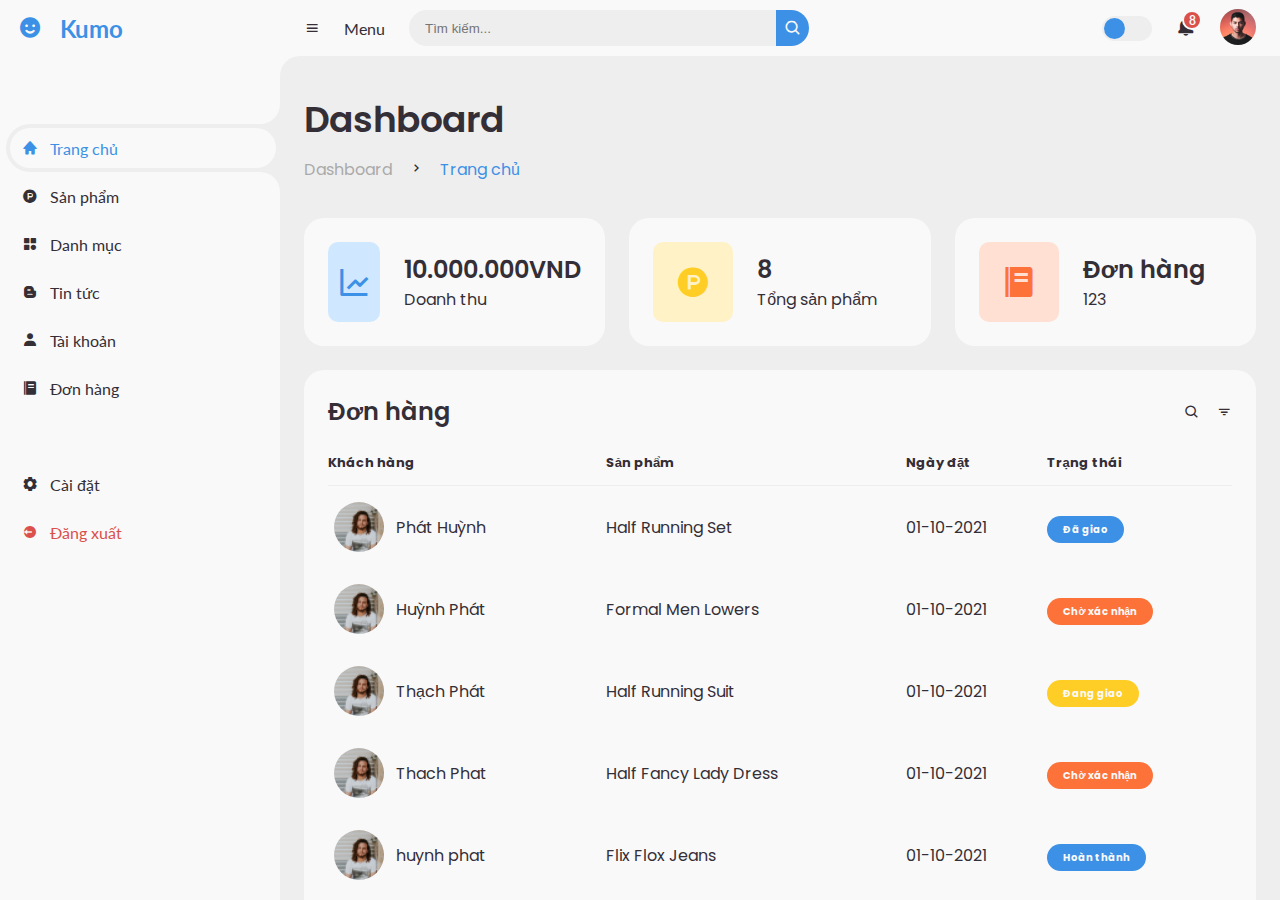
<file: ADMIN/index.html>
<!DOCTYPE html>
<html lang="en">
<head>
	<meta charset="UTF-8">
	<meta name="viewport" content="width=device-width, initial-scale=1.0">

	<!-- Boxicons -->
	<link href='https://unpkg.com/boxicons@2.0.9/css/boxicons.min.css' rel='stylesheet'>
	<!-- My CSS -->
	<link rel="stylesheet" href="style.css">

	<title>Trang admin</title>
</head>
<body>


	<!-- SIDEBAR -->
	<section id="sidebar">
		<a href="#" class="brand">
			<i class='bx bxs-smile'></i>
			<span class="text">Kumo</span>
		</a>
		<ul class="side-menu top">
			<li class="active">
				<a href="#">
					<i class='bx bxs-home'></i>
					<span class="text">Trang chủ</span>
				</a>
			</li>
			<li>
				<a href="sanpham.html">
					<i class='bx bxl-product-hunt' ></i>
					<span class="text">Sản phẩm</span>
				</a>
			</li>
			<li>
				<a href="danhmuc.html">
					<i class='bx bxs-category' ></i>
					<span class="text">Danh mục</span>
				</a>
			</li>
			<li>
				<a href="tintuc.html">
					<i class='bx bxl-blogger' ></i>
					<span class="text">Tin tức</span>
				</a>
			</li>
			<li>
				<a href="taikhoan.html">
					<i class='bx bxs-user' ></i>
					<span class="text">Tài khoản</span>
				</a>
			</li><li>
				<a href="donhang.html">
					<i class='bx bxs-food-menu'></i>
					<span class="text">Đơn hàng</span>
				</a>
			</li>
		</ul>
		<ul class="side-menu">
			<li>
				<a href="#">
					<i class='bx bxs-cog' ></i>
					<span class="text">Cài đặt</span>
				</a>
			</li>
			<li>
				<a href="#" class="logout">
					<i class='bx bxs-log-out-circle' ></i>
					<span class="text">Đăng xuất</span>
				</a>
			</li>
		</ul>
	</section>
	<!-- SIDEBAR -->



	<!-- CONTENT -->
	<section id="content">
		<!-- NAVBAR -->
		<nav>
			<i class='bx bx-menu' ></i>
			<a href="#" class="nav-link">Menu</a>
			<form action="#">
				<div class="form-input">
					<input type="search" placeholder="Tìm kiếm...">
					<button type="submit" class="search-btn"><i class='bx bx-search' ></i></button>
				</div>
			</form>
			<input type="checkbox" id="switch-mode" hidden>
			<label for="switch-mode" class="switch-mode"></label>
			<a href="#" class="notification">
				<i class='bx bxs-bell' ></i>
				<span class="num">8</span>
			</a>
			<a href="#" class="profile">
				<img src="img/team-2.png">
			</a>
		</nav>
		<!-- NAVBAR -->

		<!-- MAIN -->
		<main>
			<div class="head-title">
				<div class="left">
					<h1>Dashboard</h1>
					<ul class="breadcrumb">
						<li>
							<a href="#">Dashboard</a>
						</li>
						<li><i class='bx bx-chevron-right' ></i></li>
						<li>
							<a class="active" href="#">Trang chủ</a>
						</li>
					</ul>
				</div>
				<!-- <a href="#" class="btn-download">
					<i class='bx bxs-cloud-download' ></i>
					<span class="text">Download PDF</span>
				</a> -->
			</div>

			<ul class="box-info">
				<li>
					<i class='bx bx-line-chart'></i>
					<span class="text">
						<h3>10.000.000VND</h3>
						<p>Doanh thu</p>
					</span>
				</li>
				<li>
					<i class='bx bxl-product-hunt' ></i>
					<span class="text">
						<h3>8</h3>
						<p>Tổng sản phẩm</p>
					</span>
				</li>
				<li>
					<i class='bx bxs-food-menu' ></i>
					<span class="text">
						<h3>Đơn hàng</h3>
						<p>123</p>
					</span>
				</li>
			</ul>


			<div class="table-data">
				<div class="order">
					<div class="head">
						<h3>Đơn hàng</h3>
						<i class='bx bx-search' ></i>
						<i class='bx bx-filter' ></i>
					</div>
					<table>
						<thead>
							<tr>
								<th>Khách hàng</th>
								<th>Sản phẩm</th>
								<th>Ngày đặt</th>
								<th>Trạng thái</th>
							</tr>
						</thead>
						<tbody>
							<tr>
								<td>
									<img src="img/people.png">
									<p>Phát Huỳnh</p>
								</td>
								<td>Half Running Set</td>
								<td>01-10-2021</td>
								<td><span class="status completed">Đã giao</span></td>
							</tr>
							<tr>
								<td>
									<img src="img/people.png">
									<p>Huỳnh Phát</p>
								</td>
								<td>Formal Men Lowers</td>
								<td>01-10-2021</td>
								<td><span class="status pending">Chờ xác nhận</span></td>
							</tr>
							<tr>
								<td>
									<img src="img/people.png">
									<p>Thạch Phát</p>
								</td>
								<td>Half Running Suit</td>
								<td>01-10-2021</td>
								<td><span class="status process">Đang giao</span></td>
							</tr>
							<tr>
								<td>
									<img src="img/people.png">
									<p>Thach Phat</p>
								</td>
								<td>Half Fancy Lady Dress</td>
								<td>01-10-2021</td>
								<td><span class="status pending">Chờ xác nhận</span></td>
							</tr>
							<tr>
								<td>
									<img src="img/people.png">
									<p>huynh phat</p>
								</td>
								<td>Flix Flox Jeans</td>
								<td>01-10-2021</td>
								<td><span class="status completed">Hoàn thành</span></td>
							</tr>
						</tbody>
					</table>
				</div>
				<!-- <div class="todo">
					<div class="head">
						<h3>Todos</h3>
						<i class='bx bx-plus' ></i>
						<i class='bx bx-filter' ></i>
					</div>
					<ul class="todo-list">
						<li class="completed">
							<p>Todo List</p>
							<i class='bx bx-dots-vertical-rounded' ></i>
						</li>
						<li class="completed">
							<p>Todo List</p>
							<i class='bx bx-dots-vertical-rounded' ></i>
						</li>
						<li class="not-completed">
							<p>Todo List</p>
							<i class='bx bx-dots-vertical-rounded' ></i>
						</li>
						<li class="completed">
							<p>Todo List</p>
							<i class='bx bx-dots-vertical-rounded' ></i>
						</li>
						<li class="not-completed">
							<p>Todo List</p>
							<i class='bx bx-dots-vertical-rounded' ></i>
						</li>
					</ul>
				</div> -->
			</div>
		</main>
		<!-- MAIN -->
	</section>
	<!-- CONTENT -->
	

	<script src="script.js"></script>
</body>
</html>
</file>
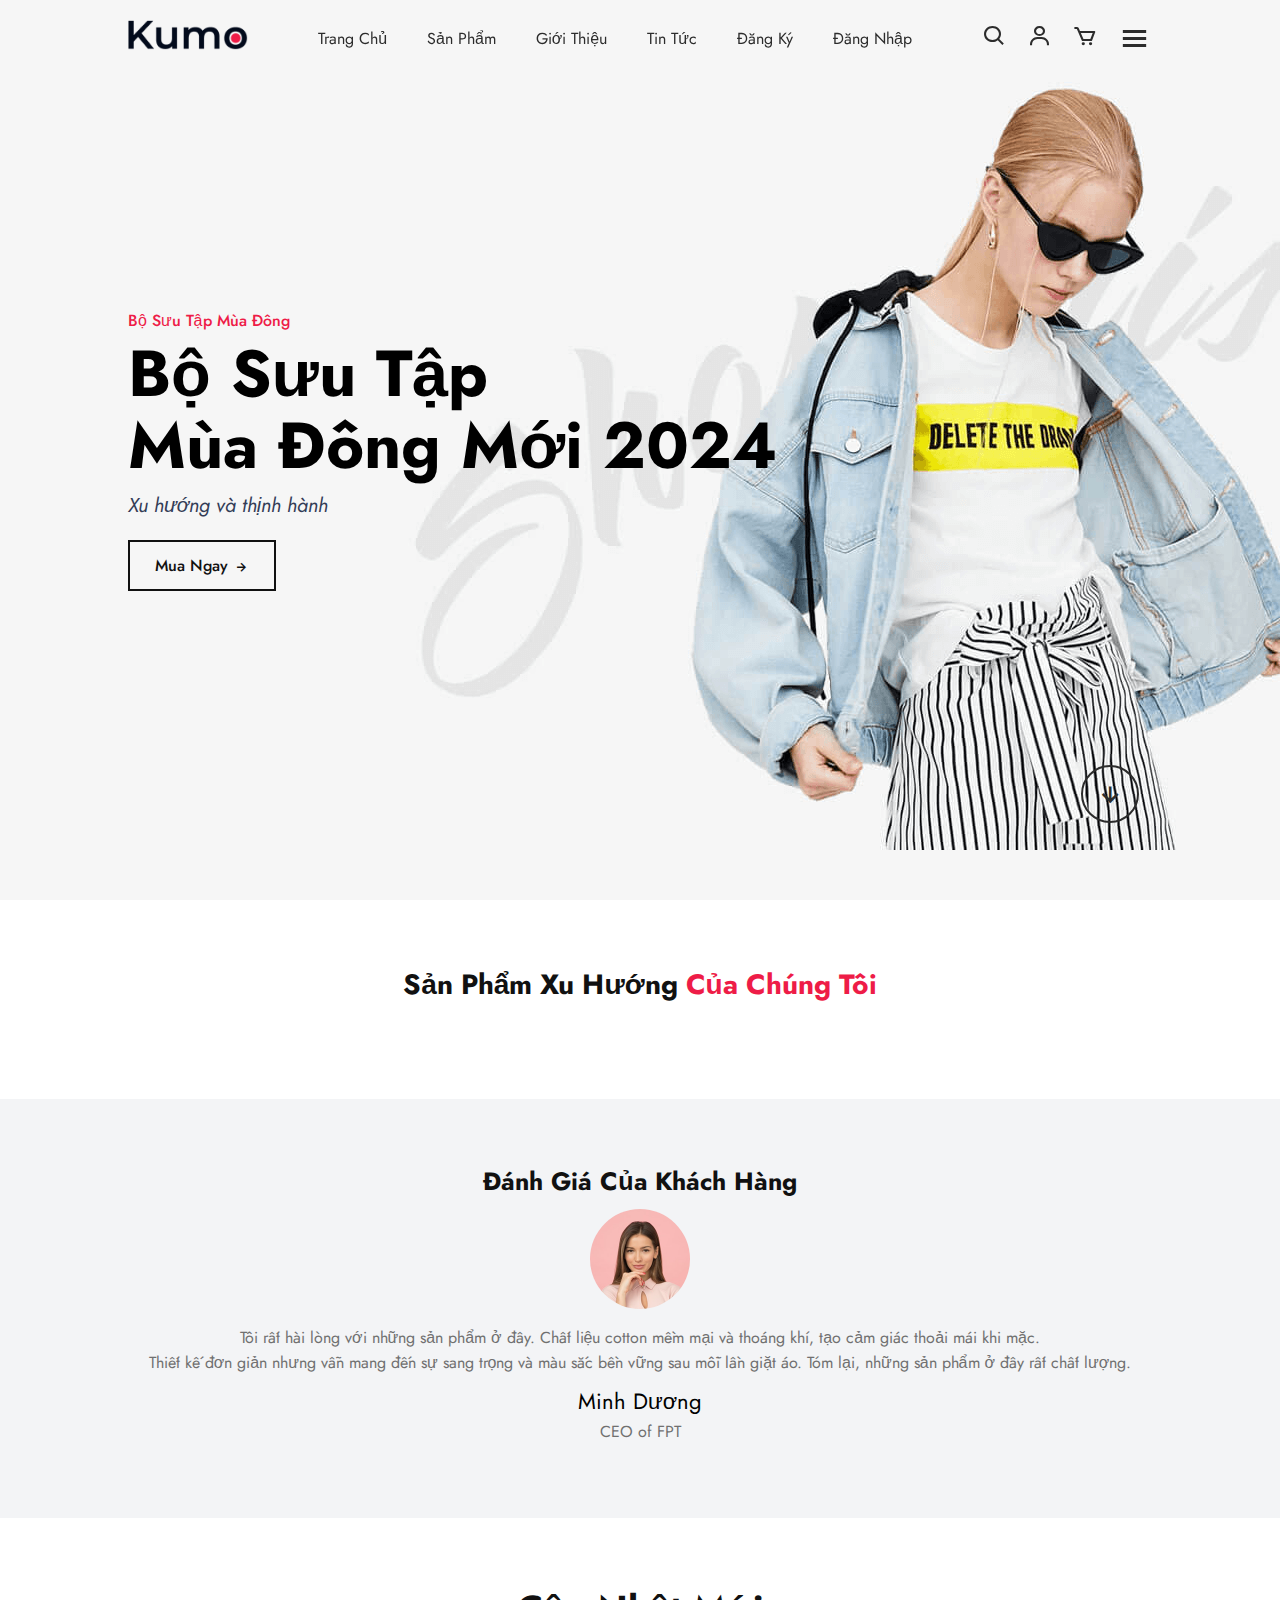
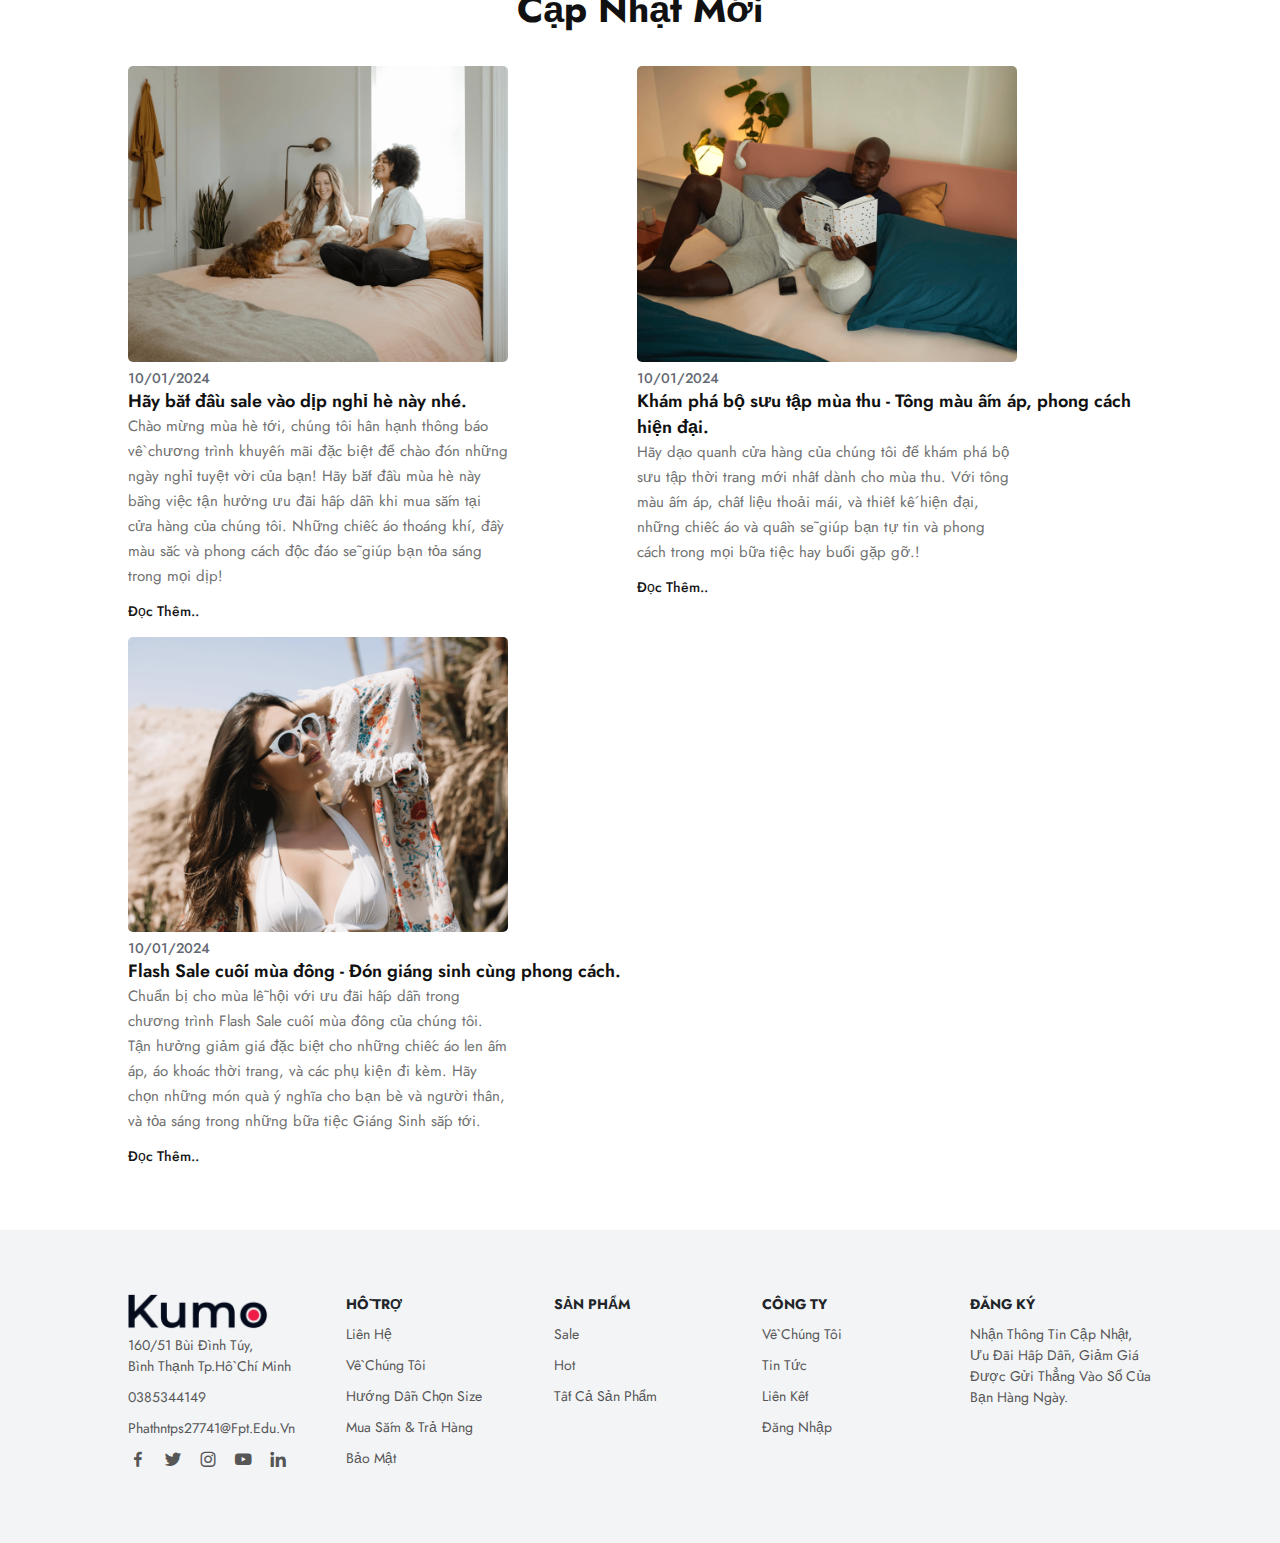
<file: KUMO/index.html>
<!DOCTYPE html>
<html lang="en">

<head>
    <meta charset="UTF-8">
    <meta http-equiv="X-UA-Compatible" content="IE=edge">
    <meta name="viewport" content="width=device-width, initial-scale=1.0">
    <title>Web bán hàng</title>
    <link rel="stylesheet" href="style.css">
    <link rel="preconnect" href="https://fonts.googleapis.com">
    <link rel="preconnect" href="https://fonts.gstatic.com" crossorigin>
    <link href="https://fonts.googleapis.com/css2?family=Jost:wght@100;200;300;400;500;600;700&display=swap"
        rel="stylesheet">
    <link rel="stylesheet" href="https://cdnjs.cloudflare.com/ajax/libs/font-awesome/6.5.1/css/all.min.css"
        integrity="sha512-DTOQO9RWCH3ppGqcWaEA1BIZOC6xxalwEsw9c2QQeAIftl+Vegovlnee1c9QX4TctnWMn13TZye+giMm8e2LwA=="
        crossorigin="anonymous" referrerpolicy="no-referrer" />
    <link rel="stylesheet" href="https://unpkg.com/boxicons@latest/css/boxicons.min.css">
</head>

<body>
    <header>
        <a href="#" class="logo"><img src="img/logo.png" alt=""></a>

        <ul class="navmenu">
            <li><a href="#">Trang chủ</a></li>
            <li><a href="products.html">Sản phẩm</a></li>
            <!-- <li><a href="#">products</a></li> -->
            <li><a href="#">Giới thiệu</a></li>
            <li><a href="#">Tin tức</a></li>
            <li><a href="dangky.html">Đăng ký</a></li>
            <li><a href="dangnhap.html">Đăng nhập</a></li>
        </ul>

        <div class="nav-icon">
            <a href="#"><i class='bx bx-search'></i></a>
            <a href="#"><i class='bx bx-user'></i></a>
            <!-- <a href="#" id="logoutButton">Đăng xuất</a> -->
            <a onclick="showgiohang()"><i class='bx bx-cart'></i></a>
            <div class="bx bx-menu" id="menu-icon"></div>
        </div>
    </header>

    <section class="main-home">
        <div class="main-text">
            <h5>Bộ sưu tập mùa đông</h5>
            <h1>Bộ sưu tập <br> mùa đông mới 2024</h1>
            <p>Xu hướng và thịnh hành</p>

            <a href="#" class="main-btn">Mua Ngay <i class='bx bx-right-arrow-alt'></i></a>
        </div>
        <div class="down-arrow">
            <a href="#trending" class="down"><i class='bx bx-down-arrow-alt'></i></a>
        </div>

    </section>

    <!-- trending-products-section -->
    <section class="trending-products" id="trending">
        <div class="center-text">
            <h2>Sản phẩm xu hướng <span>của chúng tôi</span></h2>
        </div>
        <div class="products" id="products">
                
        </div>

    </section>

    <!-- giỏ hàng -->
    <div class="sidebar">
        <h2>Giỏ hàng của bạn</h2>
        <div id="cartContainer" class="cartContainer">
            <!-- Đây là vùng hiển thị giỏ hàng -->
        </div>
        <div class="item-row">
            <p id="totalPrice"></p>
            <a href="dangky.html"><button class="button-24" role="button">Thanh toán</button></a>
        </div>
    </div>
    
    <!-- -->
    <section class="client-reviews">
        <div class="reviews">
            <h3>Đánh giá của khách hàng</h3>
            <img src="img/team-1.png" alt="">
            <p>Tôi rất hài lòng với những sản phẩm ở đây. Chất liệu cotton mềm mại và thoáng khí, tạo cảm giác thoải mái khi mặc. <br>
                Thiết kế đơn giản nhưng vẫn mang đến sự sang trọng và màu sắc bền vững sau mỗi lần giặt áo. Tóm lại, những sản phẩm ở đây rất chất lượng.
            </p>
            <h2>Minh Dương</h2>
            <p>CEO of FPT</p>
        </div>
    </section>

    <!-- update-news-section -->
    <section class="Update-news">
        <div class="up-center-text">
            <h2>Cập nhật mới</h2>
        </div>

        <div class="update-cart">
            <div class="cart">
                <img src="img/bl-1.png" alt="">
                <h5>10/01/2024</h5>
                <h4>Hãy bắt đầu sale vào dịp nghỉ hè này nhé.</h4>
                <p>Chào mừng mùa hè tới, chúng tôi hân hạnh thông báo về chương trình khuyến mãi đặc biệt để chào đón những ngày nghỉ tuyệt vời của bạn! Hãy bắt đầu mùa hè này bằng việc tận hưởng ưu đãi hấp dẫn khi mua sắm tại cửa hàng của chúng tôi. 
                    Những chiếc áo thoáng khí, đầy màu sắc và phong cách độc đáo sẽ giúp bạn tỏa sáng trong mọi dịp!</p>
                <h6>Đọc Thêm..</h6>
            </div>

            <div class="cart">
                <img src="img/bl-2.png" alt="">
                <h5>10/01/2024</h5>
                <h4>Khám phá bộ sưu tập mùa thu - Tông màu ấm áp, phong cách hiện đại.</h4>
                <p>Hãy dạo quanh cửa hàng của chúng tôi để khám phá bộ sưu tập thời trang mới nhất dành cho mùa thu. Với tông màu ấm áp, chất liệu thoải mái, và thiết kế hiện đại,
                     những chiếc áo và quần sẽ giúp bạn tự tin và phong cách trong mọi bữa tiệc hay buổi gặp gỡ.!</p>
                <h6>Đọc Thêm..</h6>
            </div>

            <div class="cart">
                <img src="img/bl-3.png" alt="">
                <h5>10/01/2024</h5>
                <h4>Flash Sale cuối mùa đông - Đón giáng sinh cùng phong cách.</h4>
                <p>Chuẩn bị cho mùa lễ hội với ưu đãi hấp dẫn trong chương trình Flash Sale cuối mùa đông của chúng tôi. Tận hưởng giảm giá đặc biệt cho những chiếc áo len ấm áp, áo khoác thời trang, và các phụ kiện đi kèm.
                     Hãy chọn những món quà ý nghĩa cho bạn bè và người thân, và tỏa sáng trong những bữa tiệc Giáng Sinh sắp tới.</p>
                <h6>Đọc Thêm..</h6>
            </div>
        </div>
    </section>

    <!-- contact-section -->
    <section class="contact">
        <div class="contact-info">
            <div class="first-info">
                <img src="img/logo.png" alt="">
                <p>160/51 Bùi Đình Túy, <br> Bình Thạnh Tp.Hồ Chí Minh</p>
                <p>0385344149</p>
                <p>phathntps27741@fpt.edu.vn</p>

                <div class="social-icon">
                    <a href="#"><i class='bx bxl-facebook'></i></a>
                    <a href="#"><i class='bx bxl-twitter'></i></a>
                    <a href="#"><i class='bx bxl-instagram'></i></a>
                    <a href="#"><i class='bx bxl-youtube'></i></a>
                    <a href="#"><i class='bx bxl-linkedin'></i></a>
                </div>
            </div>

            <div class="second-info">
                <h4>Hỗ trợ</h4>
                <p>Liên hệ</p>
                <p>Về chúng tôi</p>
                <p>Hướng dẫn chọn size</p>
                <p>Mua sắm & Trả hàng</p>
                <p>Bảo mật</p>
            </div>
            <div class="third-info">
                <h4>Sản phẩm</h4>
                <p>Sale</p>
                <p>Hot</p>
                <p>Tất cả sản phẩm</p>
            </div>

            <div class="fourth-info">
                <h4>Công ty</h4>
                <p>Về chúng tôi</p>
                <p>Tin tức</p>
                <p>Liên kết</p>
                <p>Đăng nhập</p>
            </div>

            <div class="five">
                <h4>Đăng ký</h4>
                <p>Nhận thông tin cập nhật, ưu đãi hấp dẫn, giảm giá được gửi thẳng vào sổ của bạn hàng ngày.</p>
            </div>
        </div>
    </section>
    <script src="menu.js"></script>
    <script src="main.js"></script>
    <!-- <script src="script.js"></script> -->
</body>

</html>
</file>
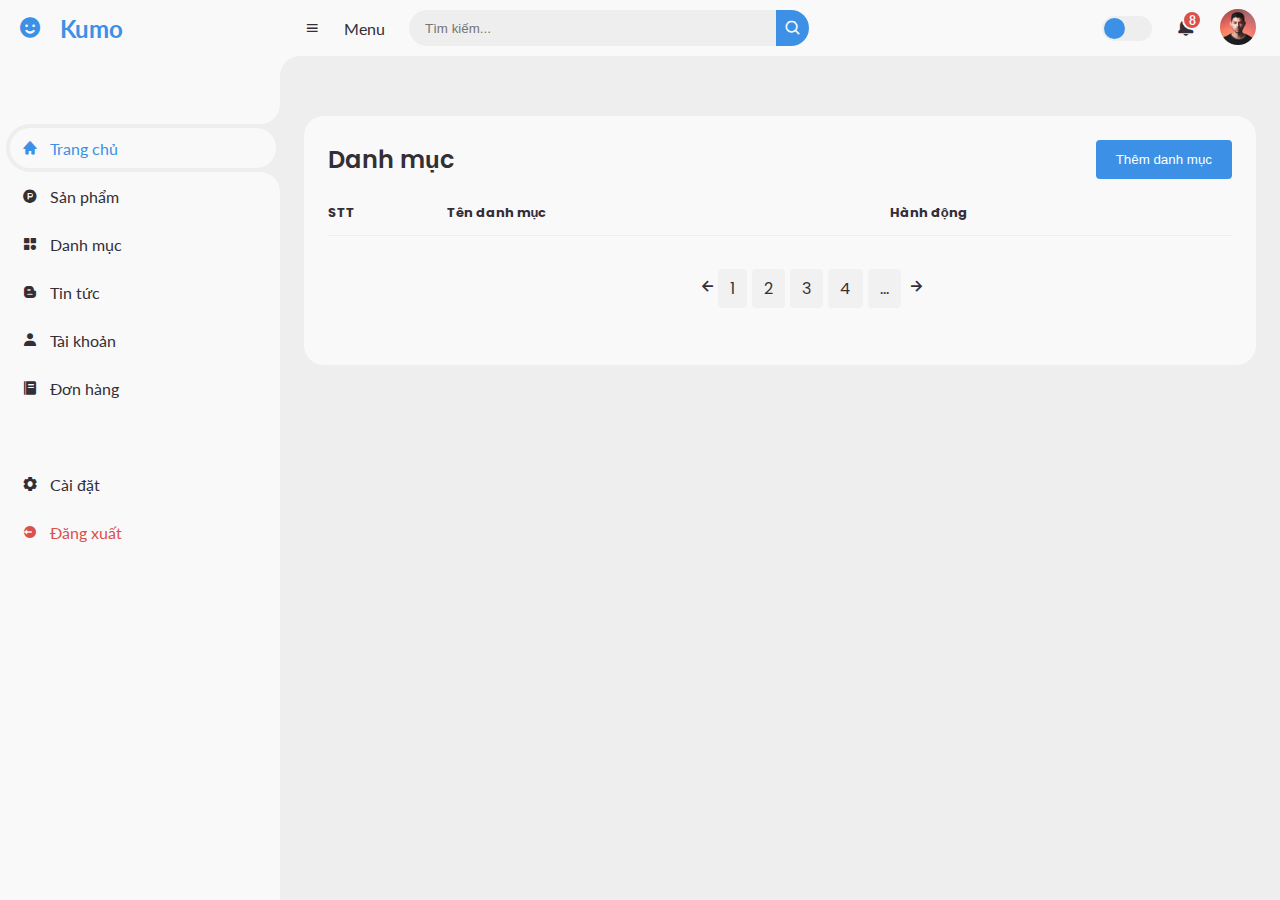
<file: ADMIN/danhmuc.html>
<!DOCTYPE html>
<html lang="en">

<head>
	<meta charset="UTF-8">
	<meta name="viewport" content="width=device-width, initial-scale=1.0">

	<!-- Boxicons -->
	<link href='https://unpkg.com/boxicons@2.0.9/css/boxicons.min.css' rel='stylesheet'>
	<!-- My CSS -->
	<link rel="stylesheet" href="style.css">

	<title>danhmuc</title>
</head>

<body>

	<!-- SIDEBAR -->
	<section id="sidebar">
		<a href="#" class="brand">
			<i class='bx bxs-smile'></i>
			<span class="text">Kumo</span>
		</a>
		<ul class="side-menu top">
			<li class="active">
				<a href="index.html">
					<i class='bx bxs-home'></i>
					<span class="text">Trang chủ</span>
				</a>
			</li>
			<li>
				<a href="sanpham.html">
					<i class='bx bxl-product-hunt'></i>
					<span class="text">Sản phẩm</span>
				</a>
			</li>
			<li>
				<a href="danhmuc.html">
					<i class='bx bxs-category'></i>
					<span class="text">Danh mục</span>
				</a>
			</li>
			<li>
				<a href="tintuc.html">
					<i class='bx bxl-blogger'></i>
					<span class="text">Tin tức</span>
				</a>
			</li>
			<li>
				<a href="taikhoan.html">
					<i class='bx bxs-user'></i>
					<span class="text">Tài khoản</span>
				</a>
			</li>
			<li>
				<a href="#">
					<i class='bx bxs-food-menu'></i>
					<span class="text">Đơn hàng</span>
				</a>
			</li>
		</ul>
		<ul class="side-menu">
			<li>
				<a href="#">
					<i class='bx bxs-cog'></i>
					<span class="text">Cài đặt</span>
				</a>
			</li>
			<li>
				<a href="#" class="logout">
					<i class='bx bxs-log-out-circle'></i>
					<span class="text">Đăng xuất</span>
				</a>
			</li>
		</ul>
	</section>
	<!-- SIDEBAR -->


	<!-- CONTENT -->
	<section id="content">
		<!-- NAVBAR -->
		<nav>
			<i class='bx bx-menu'></i>
			<a href="#" class="nav-link">Menu</a>
			<form action="#">
				<div class="form-input">
					<input type="search" placeholder="Tìm kiếm...">
					<button type="submit" class="search-btn"><i class='bx bx-search'></i></button>
				</div>
			</form>
			<input type="checkbox" id="switch-mode" hidden>
			<label for="switch-mode" class="switch-mode"></label>
			<a href="#" class="notification">
				<i class='bx bxs-bell'></i>
				<span class="num">8</span>
			</a>
			<a href="#" class="profile">
				<img src="img/team-2.png">
			</a>
		</nav>
		<!-- NAVBAR -->

		<!-- MAIN -->
		<main>
			<div class="table-data">
				<div class="order">
					<div class="head">
						<h3>Danh mục</h3>
						<!-- <i class='bx bx-search' ></i>
                        <i class='bx bx-filter' ></i> -->
						<!-- thêm danh mục  -->
						<form id="addCategoryForm" style="display: none;">
							<h3>Thêm Danh Mục</h3>
							<input type="text" placeholder="Tên danh mục" name="categoryName">
							<button type="submit">Thêm</button>
						</form>
						<!-- sửa danh mục  -->
						<form id="editCategoryForm" style="display: none;">
							<h3>Chỉnh Sửa Danh Mục</h3>
							<input type="text" placeholder="Tên danh mục mới" name="newCategoryName">
							<button type="submit">Lưu</button>
						</form>
						
						<button id="toggleCategoryForm">Thêm danh mục</button>
					</div>
					<table>
						<thead>
							<tr>
								<th>STT</th>
								<th>Tên danh mục</th>
								<th>Hành động</th>
							</tr>
						</thead>
						<tbody>
							<!-- Data will be dynamically added here -->
						</tbody>
					</table>
					<div class="content">
						<ul class="pagination">
							<i class='bx bx-left-arrow-alt'></i>
							<li><a href="#">1</a></li>
							<li><a href="#">2</a></li>
							<li><a href="#">3</a></li>
							<li><a href="#">4</a></li>
							<li><a href="#">...</a></li>
							<i class='bx bx-right-arrow-alt'></i>
						</ul>
					</div>
				</div>
			</div>
		</main>
		<!-- MAIN -->
	</section>
	<!-- CONTENT -->


	<script src="script.js"></script>
	<script src="danhmuc.js"></script>
</body>

</html>
</file>
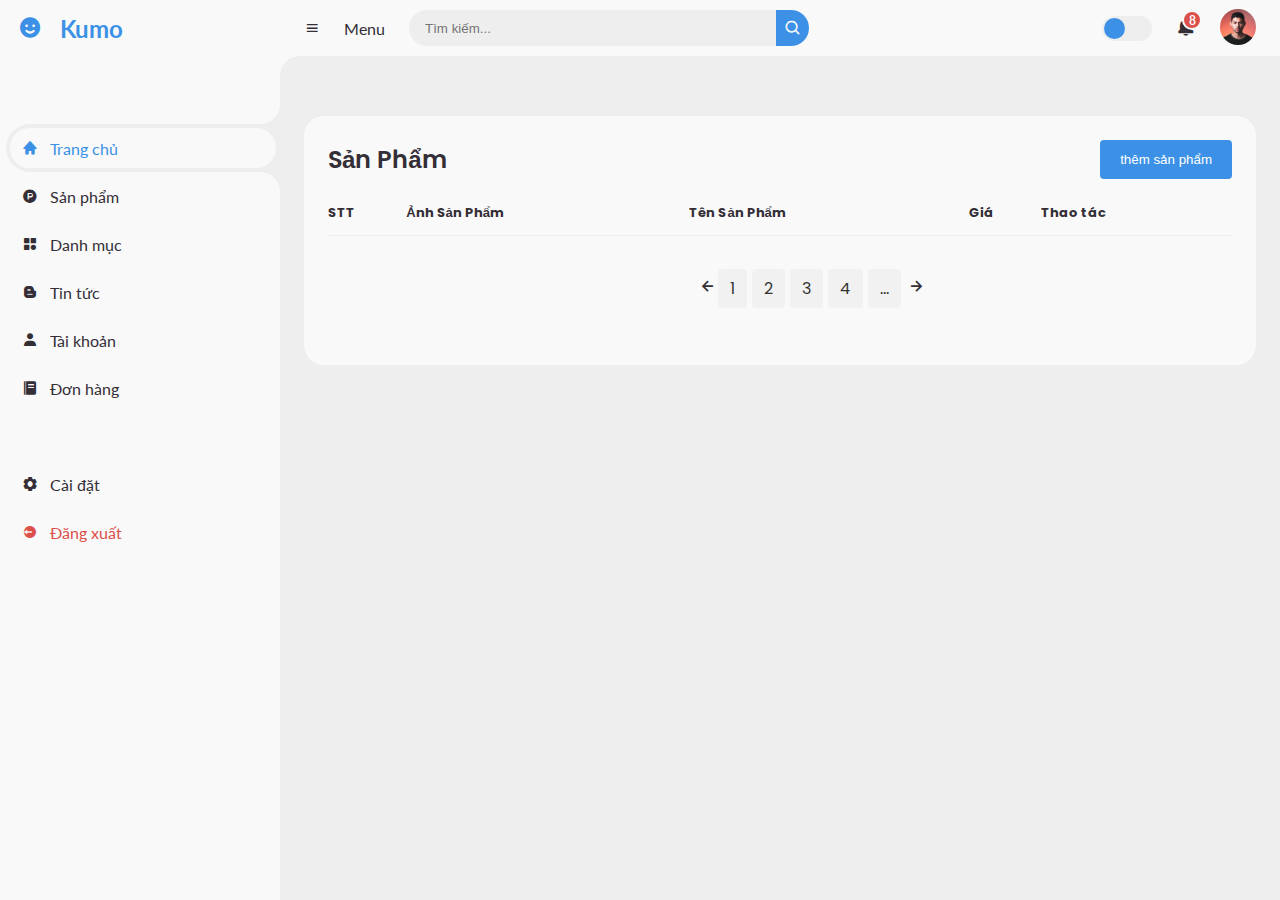
<file: ADMIN/sanpham.html>
<!DOCTYPE html>
<html lang="en">

<head>
	<meta charset="UTF-8">
	<meta name="viewport" content="width=device-width, initial-scale=1.0">

	<!-- Boxicons -->
	<link href='https://unpkg.com/boxicons@2.0.9/css/boxicons.min.css' rel='stylesheet'>
	<!-- My CSS -->
	<link rel="stylesheet" href="style.css">
	<style>
		#addProductForm {
			display: none;
			position: fixed;
			top: 50%;
			left: 50%;
			transform: translate(-50%, -50%);
			padding: 20px;
			border: 1px solid #ccc;
			border-radius: 5px;
			background-color: #fff;
			z-index: 9999;
		}


		#addProductForm label {
			margin-top: 10px;
			display: block;
		}

		#addProductForm input[type="file"],
		#addProductForm input[type="text"] {
			width: 100%;
			padding: 8px;
			margin-top: 5px;
			margin-bottom: 10px;
			border: 1px solid #ccc;
			border-radius: 4px;
			box-sizing: border-box;
		}

		#addProductForm button[type="submit"] {
			background-color: #3c91e6;
			color: white;
			padding: 10px 20px;
			border: none;
			border-radius: 4px;
			cursor: pointer;
		}

		#addProductForm button[type="submit"]:hover {
			background-color: #3c91e6;
		}

		#toggleProductForm {
			background-color: #3c91e6;
			color: white;
			padding: 12px 20px;
			border: none;
			cursor: pointer;
			border-radius: 4px;
		}

		#toggleProductForm:hover {
			background-color: #3c91e6;
		}
	</style>

	<title>Sanpham</title>
</head>

<body>


	<!-- SIDEBAR -->
	<section id="sidebar">
		<a href="#" class="brand">
			<i class='bx bxs-smile'></i>
			<span class="text">Kumo</span>
		</a>
		<ul class="side-menu top">
			<li class="active">
				<a href="index.html">
					<i class='bx bxs-home'></i>
					<span class="text">Trang chủ</span>
				</a>
			</li>
			<li>
				<a href="#">
					<i class='bx bxl-product-hunt'></i>
					<span class="text">Sản phẩm</span>
				</a>
			</li>
			<li>
				<a href="danhmuc.html">
					<i class='bx bxs-category'></i>
					<span class="text">Danh mục</span>
				</a>
			</li>
			<li>
				<a href="tintuc.html">
					<i class='bx bxl-blogger'></i>
					<span class="text">Tin tức</span>
				</a>
			</li>
			<li>
				<a href="taikhoan.html">
					<i class='bx bxs-user'></i>
					<span class="text">Tài khoản</span>
				</a>
			</li>
			<li>
				<a href="donhang.html">
					<i class='bx bxs-food-menu'></i>
					<span class="text">Đơn hàng</span>
				</a>
			</li>
		</ul>
		<ul class="side-menu">
			<li>
				<a href="#">
					<i class='bx bxs-cog'></i>
					<span class="text">Cài đặt</span>
				</a>
			</li>
			<li>
				<a href="#" class="logout">
					<i class='bx bxs-log-out-circle'></i>
					<span class="text">Đăng xuất</span>
				</a>
			</li>
		</ul>
	</section>
	<!-- SIDEBAR -->



	<!-- CONTENT -->
	<section id="content">
		<!-- NAVBAR -->
		<nav>
			<i class='bx bx-menu'></i>
			<a href="#" class="nav-link">Menu</a>
			<form action="#">
				<div class="form-input">
					<input type="search" placeholder="Tìm kiếm...">
					<button type="submit" class="search-btn"><i class='bx bx-search'></i></button>
				</div>
			</form>
			<input type="checkbox" id="switch-mode" hidden>
			<label for="switch-mode" class="switch-mode"></label>
			<a href="#" class="notification">
				<i class='bx bxs-bell'></i>
				<span class="num">8</span>
			</a>
			<a href="#" class="profile">
				<img src="img/team-2.png">
			</a>
		</nav>
		<!-- NAVBAR -->

		<!-- MAIN -->
		<main>
			<div class="table-data">
				<div class="order">
					<div class="head">
						<h3>Sản Phẩm</h3>
						<!-- <i class='bx bx-search' ></i>
						<i class='bx bx-filter' ></i> -->
						<!-- thêm sản phẩm -->
						<form id="addProductForm" style="display: none;">
							<label for="productImage">Ảnh sản phẩm:</label><br>
							<input type="file" id="productImage" name="productImage"><br>
							<label for="productName">Tên sản phẩm:</label><br>
							<input type="text" id="productName" name="productName"><br>
							<label for="productPrice">Giá sản phẩm:</label><br>
							<input type="text" id="productPrice" name="productPrice"><br>
							<button type="submit">Thêm sản phẩm</button>
						</form>
						 <!---->
						 <!-- sửa sản phẩm  -->
						 <form id="editProductForm" style="display: none;">
							<label for="editProductImage">Ảnh sản phẩm:</label><br>
							<input type="file" id="editProductImage" name="editProductImage"><br>
							<label for="editProductName">Tên sản phẩm:</label><br>
							<input type="text" id="editProductName" name="editProductName"><br>
							<label for="editProductPrice">Giá sản phẩm:</label><br>
							<input type="text" id="editProductPrice" name="editProductPrice"><br>
							<button type="submit">Lưu chỉnh sửa</button>
						</form>
						 <!---->
						<button id="toggleProductForm">thêm sản phẩm</button>
						<!---------------------------->
					</div>
					<table>
						<thead>
							<tr>
								<th>STT</th>
								<th>Ảnh Sản Phẩm</th>
								<th>Tên Sản Phẩm</th>
								<th>Giá</th>
								<th>Thao tác</th>
							</tr>
						</thead>
						<tbody>

						</tbody>
					</table>
					<div class="content">
						<ul class="pagination">
							<i class='bx bx-left-arrow-alt'></i>
							<li><a href="#">1</a></li>
							<li><a href="#">2</a></li>
							<li><a href="#">3</a></li>
							<li><a href="#">4</a></li>
							<li><a href="#">...</a></li>
							<i class='bx bx-right-arrow-alt'></i>
						</ul>
					</div>
				</div>
			</div>
		</main>
		
				
		<!-- MAIN -->
	</section>
	<!-- CONTENT -->


	<script src="script.js"></script>
	<script src="sanpham.js"></script>
</body>

</html>
</file>
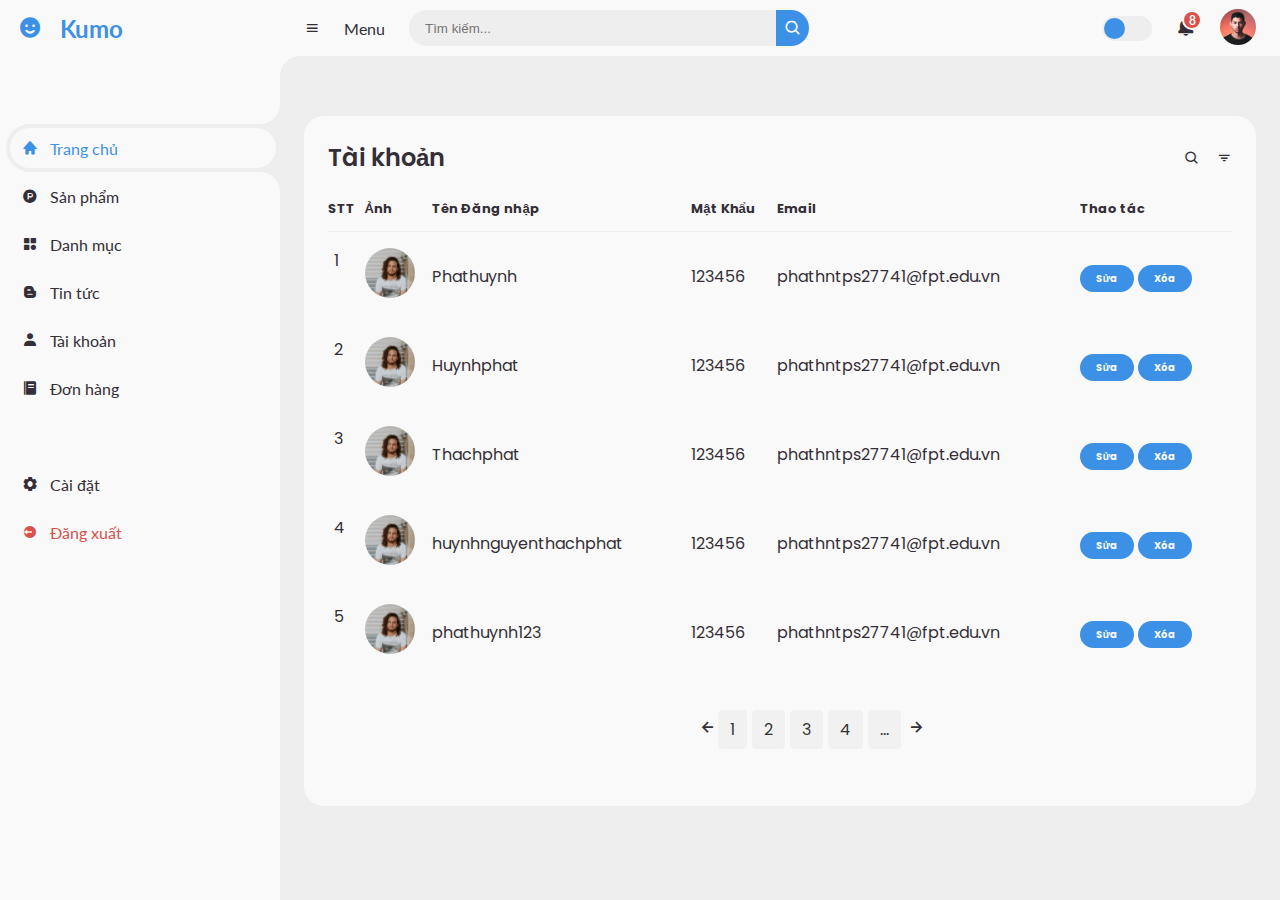
<file: ADMIN/taikhoan.html>
<!DOCTYPE html>
<html lang="en">
<head>
	<meta charset="UTF-8">
	<meta name="viewport" content="width=device-width, initial-scale=1.0">

	<!-- Boxicons -->
	<link href='https://unpkg.com/boxicons@2.0.9/css/boxicons.min.css' rel='stylesheet'>
	<!-- My CSS -->
	<link rel="stylesheet" href="style.css">

	<title>taikhoan</title>
</head>
<body>


	<!-- SIDEBAR -->
	<section id="sidebar">
		<a href="#" class="brand">
			<i class='bx bxs-smile'></i>
			<span class="text">Kumo</span>
		</a>
		<ul class="side-menu top">
			<li class="active">
				<a href="index.html">
					<i class='bx bxs-home'></i>
					<span class="text">Trang chủ</span>
				</a>
			</li>
			<li>
				<a href="sanpham.html">
					<i class='bx bxl-product-hunt' ></i>
					<span class="text">Sản phẩm</span>
				</a>
			</li>
			<li>
				<a href="danhmuc.html">
					<i class='bx bxs-category' ></i>
					<span class="text">Danh mục</span>
				</a>
			</li>
			<li>
				<a href="tintuc.html">
					<i class='bx bxl-blogger' ></i>
					<span class="text">Tin tức</span>
				</a>
			</li>
			<li>
				<a href="#">
					<i class='bx bxs-user' ></i>
					<span class="text">Tài khoản</span>
				</a>
			</li><li>
				<a href="donhang.html">
					<i class='bx bxs-food-menu'></i>
					<span class="text">Đơn hàng</span>
				</a>
			</li>
		</ul>
		<ul class="side-menu">
			<li>
				<a href="#">
					<i class='bx bxs-cog' ></i>
					<span class="text">Cài đặt</span>
				</a>
			</li>
			<li>
				<a href="#" class="logout">
					<i class='bx bxs-log-out-circle' ></i>
					<span class="text">Đăng xuất</span>
				</a>
			</li>
		</ul>
	</section>
	<!-- SIDEBAR -->



	<!-- CONTENT -->
	<section id="content">
		<!-- NAVBAR -->
		<nav>
			<i class='bx bx-menu' ></i>
			<a href="#" class="nav-link">Menu</a>
			<form action="#">
				<div class="form-input">
					<input type="search" placeholder="Tìm kiếm...">
					<button type="submit" class="search-btn"><i class='bx bx-search' ></i></button>
				</div>
			</form>
			<input type="checkbox" id="switch-mode" hidden>
			<label for="switch-mode" class="switch-mode"></label>
			<a href="#" class="notification">
				<i class='bx bxs-bell' ></i>
				<span class="num">8</span>
			</a>
			<a href="#" class="profile">
				<img src="img/team-2.png">
			</a>
		</nav>
		<!-- NAVBAR -->

		<!-- MAIN -->
		<main>
			<!-- <div class="head-title">
				<div class="left">
					<h1>Dashboard</h1>
					<ul class="breadcrumb">
						<li>
							<a href="#">Dashboard</a>
						</li>
						<li><i class='bx bx-chevron-right' ></i></li>
						<li>
							<a class="active" href="#">Trang chủ</a>
						</li>
					</ul>
				</div> -->
				<!-- <a href="#" class="btn-download">
					<i class='bx bxs-cloud-download' ></i>
					<span class="text">Download PDF</span>
				</a> -->
			<!-- </div> -->

			<!-- <ul class="box-info">
				<li>
					<i class='bx bx-line-chart'></i> -->
					<!-- <span class="text">
						<h3>10.000.000VND</h3>
						<p>Doanh thu</p>
					</span>
				</li>
				<li>
					<i class='bx bxl-product-hunt' ></i>
					<span class="text">
						<h3>8</h3>
						<p>Tổng sản phẩm</p>
					</span>
				</li>
				<li>
					<i class='bx bxs-food-menu' ></i>
					<span class="text">
						<h3>Đơn hàng</h3>
						<p>123</p>
					</span>
				</li>
			</ul> -->

			<div class="table-data">
				<div class="order">
					<div class="head">
						<h3>Tài khoản</h3>
						<i class='bx bx-search' ></i>
						<i class='bx bx-filter' ></i>
					</div>
					<table>
						<thead>
							<tr>
								<th>STT</th>
								<th>Ảnh</th>
								<th>Tên Đăng nhập</th>
								<th>Mật Khẩu</th>
								<th>Email</th>
								<th>Thao tác</th>
							</tr>
						</thead>
						<tbody>
							<tr>
								<td>1</td>
								<td><img src="img/people.png" alt=""></td>
								<td>Phathuynh</td>
								<td>123456</td>
								<td>phathntps27741@fpt.edu.vn</td>
								<td><span class="status completed">Sửa</span> <span class="status completed">Xóa</span></td>
							</tr>
							<tr>
                                <td>2</td>
								<td><img src="img/people.png" alt=""></td>
								<td>Huynhphat</td>
								<td>123456</td>
								<td>phathntps27741@fpt.edu.vn</td>
								<td><span class="status completed">Sửa</span> <span class="status completed">Xóa</span></td>
							</tr>
							<tr>
                                <td>3</td>
								<td><img src="img/people.png" alt=""></td>
								<td>Thachphat</td>
								<td>123456</td>
								<td>phathntps27741@fpt.edu.vn</td>
								<td><span class="status completed">Sửa</span> <span class="status completed">Xóa</span></td>
							</tr>
							<tr>
                                <td>4</td>
								<td><img src="img/people.png" alt=""></td>
								<td>huynhnguyenthachphat</td>
								<td>123456</td>
								<td>phathntps27741@fpt.edu.vn</td>
								<td><span class="status completed">Sửa</span> <span class="status completed">Xóa</span></td>
							</tr>
							<tr>
                                <td>5</td>
								<td><img src="img/people.png" alt=""></td>
								<td>phathuynh123</td>
								<td>123456</td>
								<td>phathntps27741@fpt.edu.vn</td>
								<td><span class="status completed">Sửa</span> <span class="status completed">Xóa</span></td>
							</tr>
						</tbody>
					</table>
                    <div class="content">
                        <ul class="pagination">
                            <i class='bx bx-left-arrow-alt' ></i>
                            <li><a href="#">1</a></li>
                            <li><a href="#">2</a></li>
                            <li><a href="#">3</a></li>
                            <li><a href="#">4</a></li>
                            <li><a href="#">...</a></li>
                        <i class='bx bx-right-arrow-alt'></i>
                        </ul>
                    </div>
				</div>
				<!-- <div class="todo">
					<div class="head">
						<h3>Todos</h3>
						<i class='bx bx-plus' ></i>
						<i class='bx bx-filter' ></i>
					</div>
					<ul class="todo-list">
						<li class="completed">
							<p>Todo List</p>
							<i class='bx bx-dots-vertical-rounded' ></i>
						</li>
						<li class="completed">
							<p>Todo List</p>
							<i class='bx bx-dots-vertical-rounded' ></i>
						</li>
						<li class="not-completed">
							<p>Todo List</p>
							<i class='bx bx-dots-vertical-rounded' ></i>
						</li>
						<li class="completed">
							<p>Todo List</p>
							<i class='bx bx-dots-vertical-rounded' ></i>
						</li>
						<li class="not-completed">
							<p>Todo List</p>
							<i class='bx bx-dots-vertical-rounded' ></i>
						</li>
					</ul>
				</div> -->
			</div>
		</main>
		<!-- MAIN -->
	</section>
	<!-- CONTENT -->
	

	<script src="script.js"></script>
</body>
</html>
</file>
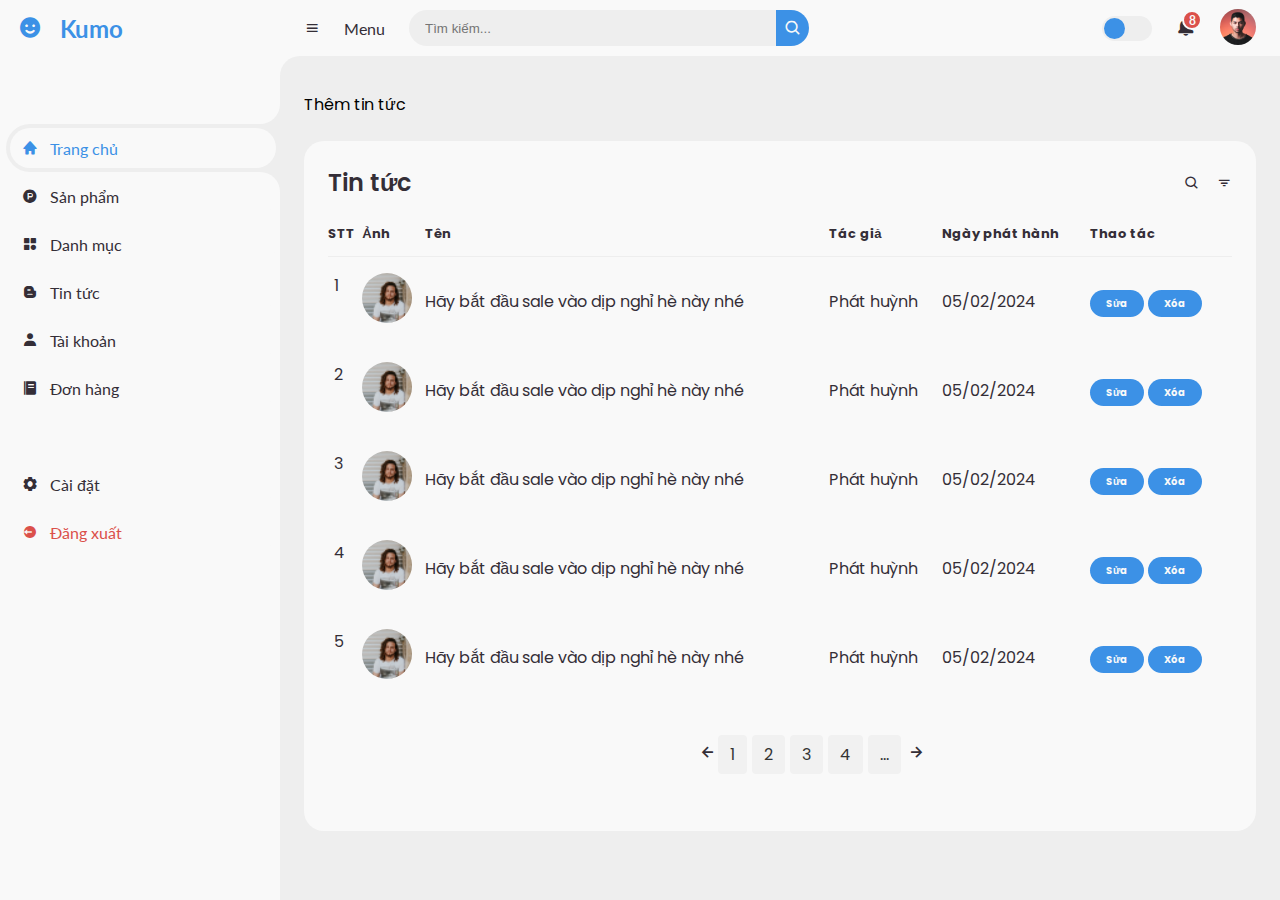
<file: ADMIN/tintuc.html>
<!DOCTYPE html>
<html lang="en">
<head>
	<meta charset="UTF-8">
	<meta name="viewport" content="width=device-width, initial-scale=1.0">

	<!-- Boxicons -->
	<link href='https://unpkg.com/boxicons@2.0.9/css/boxicons.min.css' rel='stylesheet'>
	<!-- My CSS -->
	<link rel="stylesheet" href="style.css">

	<title>tintuc</title>
</head>
<body>


	<!-- SIDEBAR -->
	<section id="sidebar">
		<a href="#" class="brand">
			<i class='bx bxs-smile'></i>
			<span class="text">Kumo</span>
		</a>
		<ul class="side-menu top">
			<li class="active">
				<a href="index.html">
					<i class='bx bxs-home'></i>
					<span class="text">Trang chủ</span>
				</a>
			</li>
			<li>
				<a href="#">
					<i class='bx bxl-product-hunt' ></i>
					<span class="text">Sản phẩm</span>
				</a>
			</li>
			<li>
				<a href="danhmuc.html">
					<i class='bx bxs-category' ></i>
					<span class="text">Danh mục</span>
				</a>
			</li>
			<li>
				<a href="tintuc.html">
					<i class='bx bxl-blogger' ></i>
					<span class="text">Tin tức</span>
				</a>
			</li>
			<li>
				<a href="taikhoan.html">
					<i class='bx bxs-user' ></i>
					<span class="text">Tài khoản</span>
				</a>
			</li><li>
				<a href="donhang.html">
					<i class='bx bxs-food-menu'></i>
					<span class="text">Đơn hàng</span>
				</a>
			</li>
		</ul>
		<ul class="side-menu">
			<li>
				<a href="#">
					<i class='bx bxs-cog' ></i>
					<span class="text">Cài đặt</span>
				</a>
			</li>
			<li>
				<a href="#" class="logout">
					<i class='bx bxs-log-out-circle' ></i>
					<span class="text">Đăng xuất</span>
				</a>
			</li>
		</ul>
	</section>
	<!-- SIDEBAR -->



	<!-- CONTENT -->
	<section id="content">
		<!-- NAVBAR -->
		<nav>
			<i class='bx bx-menu' ></i>
			<a href="#" class="nav-link">Menu</a>
			<form action="#">
				<div class="form-input">
					<input type="search" placeholder="Tìm kiếm...">
					<button type="submit" class="search-btn"><i class='bx bx-search' ></i></button>
				</div>
			</form>
			<input type="checkbox" id="switch-mode" hidden>
			<label for="switch-mode" class="switch-mode"></label>
			<a href="#" class="notification">
				<i class='bx bxs-bell' ></i>
				<span class="num">8</span>
			</a>
			<a href="#" class="profile">
				<img src="img/team-2.png">
			</a>
		</nav>
		<!-- NAVBAR -->

		<!-- MAIN -->
		<main>
			<!-- <div class="head-title">
				<div class="left">
					<h1>Dashboard</h1>
					<ul class="breadcrumb">
						<li>
							<a href="#">Dashboard</a>
						</li>
						<li><i class='bx bx-chevron-right' ></i></li>
						<li>
							<a class="active" href="#">Trang chủ</a>
						</li>
					</ul>
				</div> -->
				<!-- <a href="#" class="btn-download">
					<i class='bx bxs-cloud-download' ></i>
					<span class="text">Download PDF</span>
				</a> -->
			<!-- </div> -->

			<!-- <ul class="box-info">
				<li>
					<i class='bx bx-line-chart'></i> -->
					<!-- <span class="text">
						<h3>10.000.000VND</h3>
						<p>Doanh thu</p>
					</span>
				</li>
				<li>
					<i class='bx bxl-product-hunt' ></i>
					<span class="text">
						<h3>8</h3>
						<p>Tổng sản phẩm</p>
					</span>
				</li>
				<li>
					<i class='bx bxs-food-menu' ></i>
					<span class="text">
						<h3>Đơn hàng</h3>
						<p>123</p>
					</span>
				</li>
			</ul> -->
            <span class="themsanpham">Thêm tin tức</span>

			<div class="table-data">
				<div class="order">
					<div class="head">
						<h3>Tin tức</h3>
						<i class='bx bx-search' ></i>
						<i class='bx bx-filter' ></i>
					</div>
					<table>
						<thead>
							<tr>
								<th>STT</th>
								<th>Ảnh</th>
								<th>Tên</th>
								<th>Tác giả</th>
								<th>Ngày phát hành</th>
								<th>Thao tác</th>
							</tr>
						</thead>
						<tbody>
							<tr>
								<td>1</td>
								<td><img src="img/people.png" alt=""></td>
								<td>Hãy bắt đầu sale vào dịp nghỉ hè này nhé</td>
								<td>Phát huỳnh</td>
                                <td>05/02/2024</td>
								<td><span class="status completed">Sửa</span> <span class="status completed">Xóa</span></td>
							</tr>
							<tr>
                                <td>2</td>
								<td><img src="img/people.png" alt=""></td>
								<td>Hãy bắt đầu sale vào dịp nghỉ hè này nhé</td>
								<td>Phát huỳnh</td>
                                <td>05/02/2024</td>
								<td><span class="status completed">Sửa</span> <span class="status completed">Xóa</span></td>
							</tr>
							<tr>
                                <td>3</td>
								<td><img src="img/people.png" alt=""></td>
								<td>Hãy bắt đầu sale vào dịp nghỉ hè này nhé</td>
								<td>Phát huỳnh</td>
                                <td>05/02/2024</td>
								<td><span class="status completed">Sửa</span> <span class="status completed">Xóa</span></td>
							</tr>
							<tr>
                                <td>4</td>
								<td><img src="img/people.png" alt=""></td>
								<td>Hãy bắt đầu sale vào dịp nghỉ hè này nhé</td>
								<td>Phát huỳnh</td>
                                <td>05/02/2024</td>
								<td><span class="status completed">Sửa</span> <span class="status completed">Xóa</span></td>
							</tr>
							<tr>
                                <td>5</td>
								<td><img src="img/people.png" alt=""></td>
								<td>Hãy bắt đầu sale vào dịp nghỉ hè này nhé</td>
								<td>Phát huỳnh</td>
                                <td>05/02/2024</td>
								<td><span class="status completed">Sửa</span> <span class="status completed">Xóa</span></td>
							</tr>
						</tbody>
					</table>
                    <div class="content">
                        <ul class="pagination">
                            <i class='bx bx-left-arrow-alt' ></i>
                            <li><a href="#">1</a></li>
                            <li><a href="#">2</a></li>
                            <li><a href="#">3</a></li>
                            <li><a href="#">4</a></li>
                            <li><a href="#">...</a></li>
                        <i class='bx bx-right-arrow-alt'></i>
                        </ul>
                    </div>
				</div>
				<!-- <div class="todo">
					<div class="head">
						<h3>Todos</h3>
						<i class='bx bx-plus' ></i>
						<i class='bx bx-filter' ></i>
					</div>
					<ul class="todo-list">
						<li class="completed">
							<p>Todo List</p>
							<i class='bx bx-dots-vertical-rounded' ></i>
						</li>
						<li class="completed">
							<p>Todo List</p>
							<i class='bx bx-dots-vertical-rounded' ></i>
						</li>
						<li class="not-completed">
							<p>Todo List</p>
							<i class='bx bx-dots-vertical-rounded' ></i>
						</li>
						<li class="completed">
							<p>Todo List</p>
							<i class='bx bx-dots-vertical-rounded' ></i>
						</li>
						<li class="not-completed">
							<p>Todo List</p>
							<i class='bx bx-dots-vertical-rounded' ></i>
						</li>
					</ul>
				</div> -->
			</div>
		</main>
		<!-- MAIN -->
	</section>
	<!-- CONTENT -->
	

	<script src="script.js"></script>
</body>
</html>
</file>
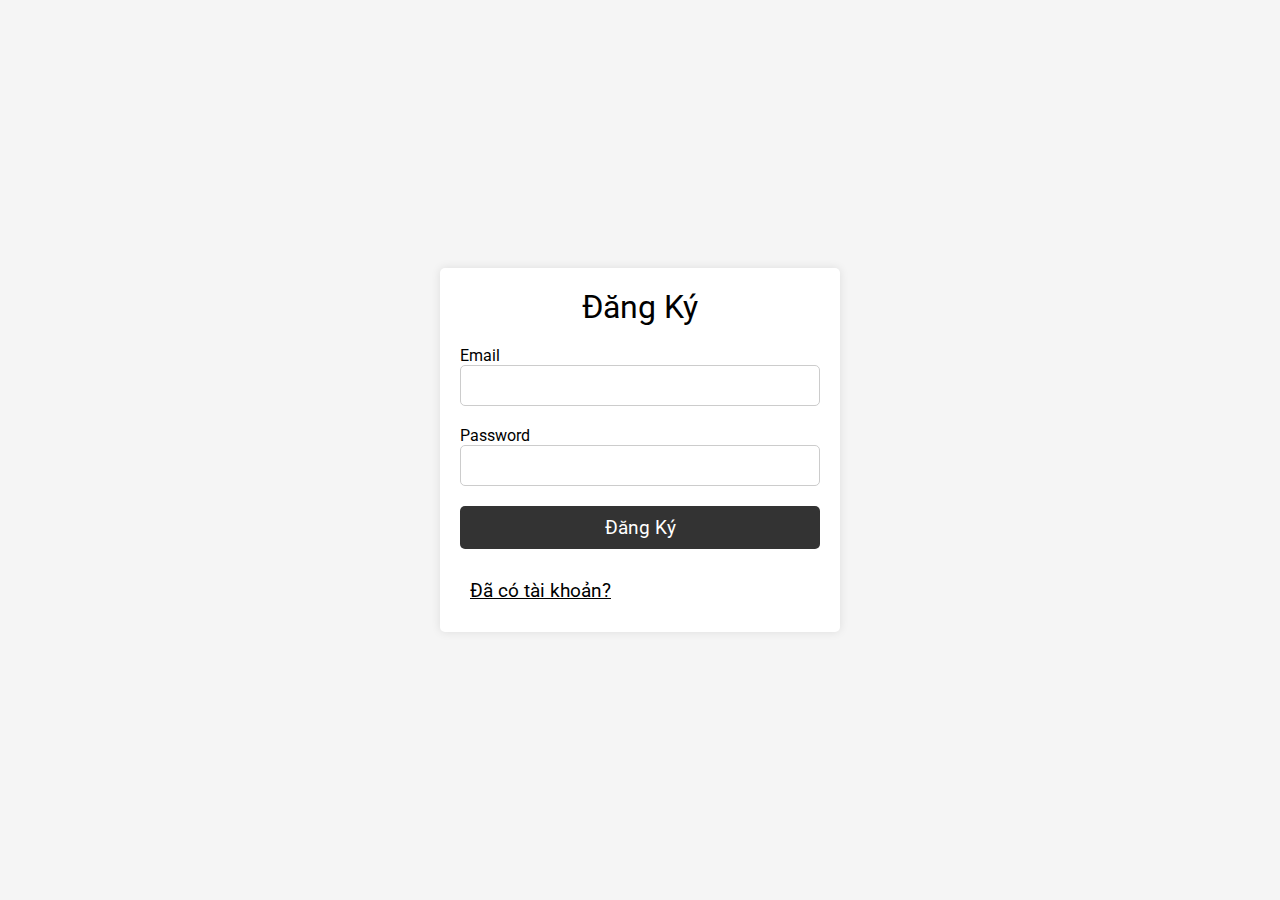
<file: KUMO/dangky.html>
<!DOCTYPE html>
<html lang="en">

<head>
    <meta charset="UTF-8" />
    <meta http-equiv="X-UA-Compatible" content="IE=edge" />
    <meta name="viewport" content="width=device-width, initial-scale=1.0" />
    <title>Document</title>
    <link rel="stylesheet" href="login.css" />
    <!-- font roboto -->
    <link href="https://fonts.googleapis.com/css2?family=Roboto:wght@300;400;500;700&display=swap" rel="stylesheet" />
</head>

<body>
    <!-- form signup -->
    <div class="signup">
        <div class="signup__container">
            <h1>Đăng Ký</h1>
            <form action="">
                <h5>Email</h5>
                <input type="text" class="input-signup-username" />
                <h5>Password</h5>
                <input type="password" class="input-signup-password" />
                <button type="submit" class="signup__signInButton">Đăng Ký</button>
            </form>
            <a href="dangnhap.html" class="signup__registerButton">Đã có tài khoản?</a>
        </div>
    </div>
</body>
<script src="dangky.js"></script>

</html>
</file>
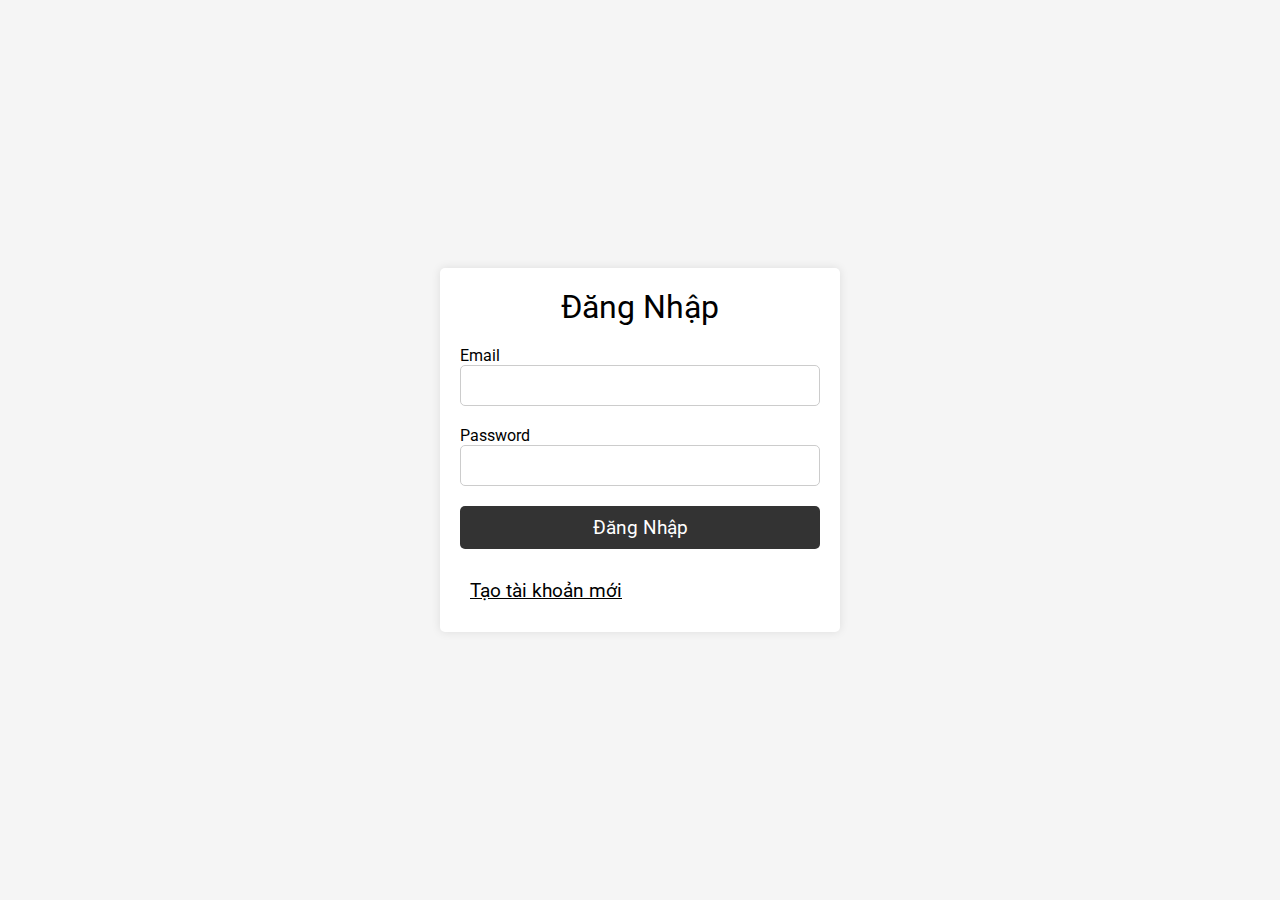
<file: KUMO/dangnhap.html>
<!DOCTYPE html>
<html lang="en">

<head>
    <meta charset="UTF-8" />
    <meta http-equiv="X-UA-Compatible" content="IE=edge" />
    <meta name="viewport" content="width=device-width, initial-scale=1.0" />
    <title>Document</title>
    <link rel="stylesheet" href="login.css" />

    <link href="https://fonts.googleapis.com/css2?family=Roboto:wght@300;400;500;700&display=swap" rel="stylesheet" />
</head>

<body>
    <!-- from login -->
    <div class="login">
        <div class="login__container">
            <h1>Đăng Nhập</h1>
            <form>
                <h5>Email</h5>
                <input type="text" class="input-login-username" />
                <h5>Password</h5>
                <input type="password" class="input-login-password" />
                <button type="submit" class="login__signInButton">Đăng Nhập</button>
            </form>
            <a href="dangky.html" class="login__registerButton">Tạo tài khoản mới</a>
        </div>
    </div>
</body>
<script src="dangnhap.js"></script>

</html>
</file>
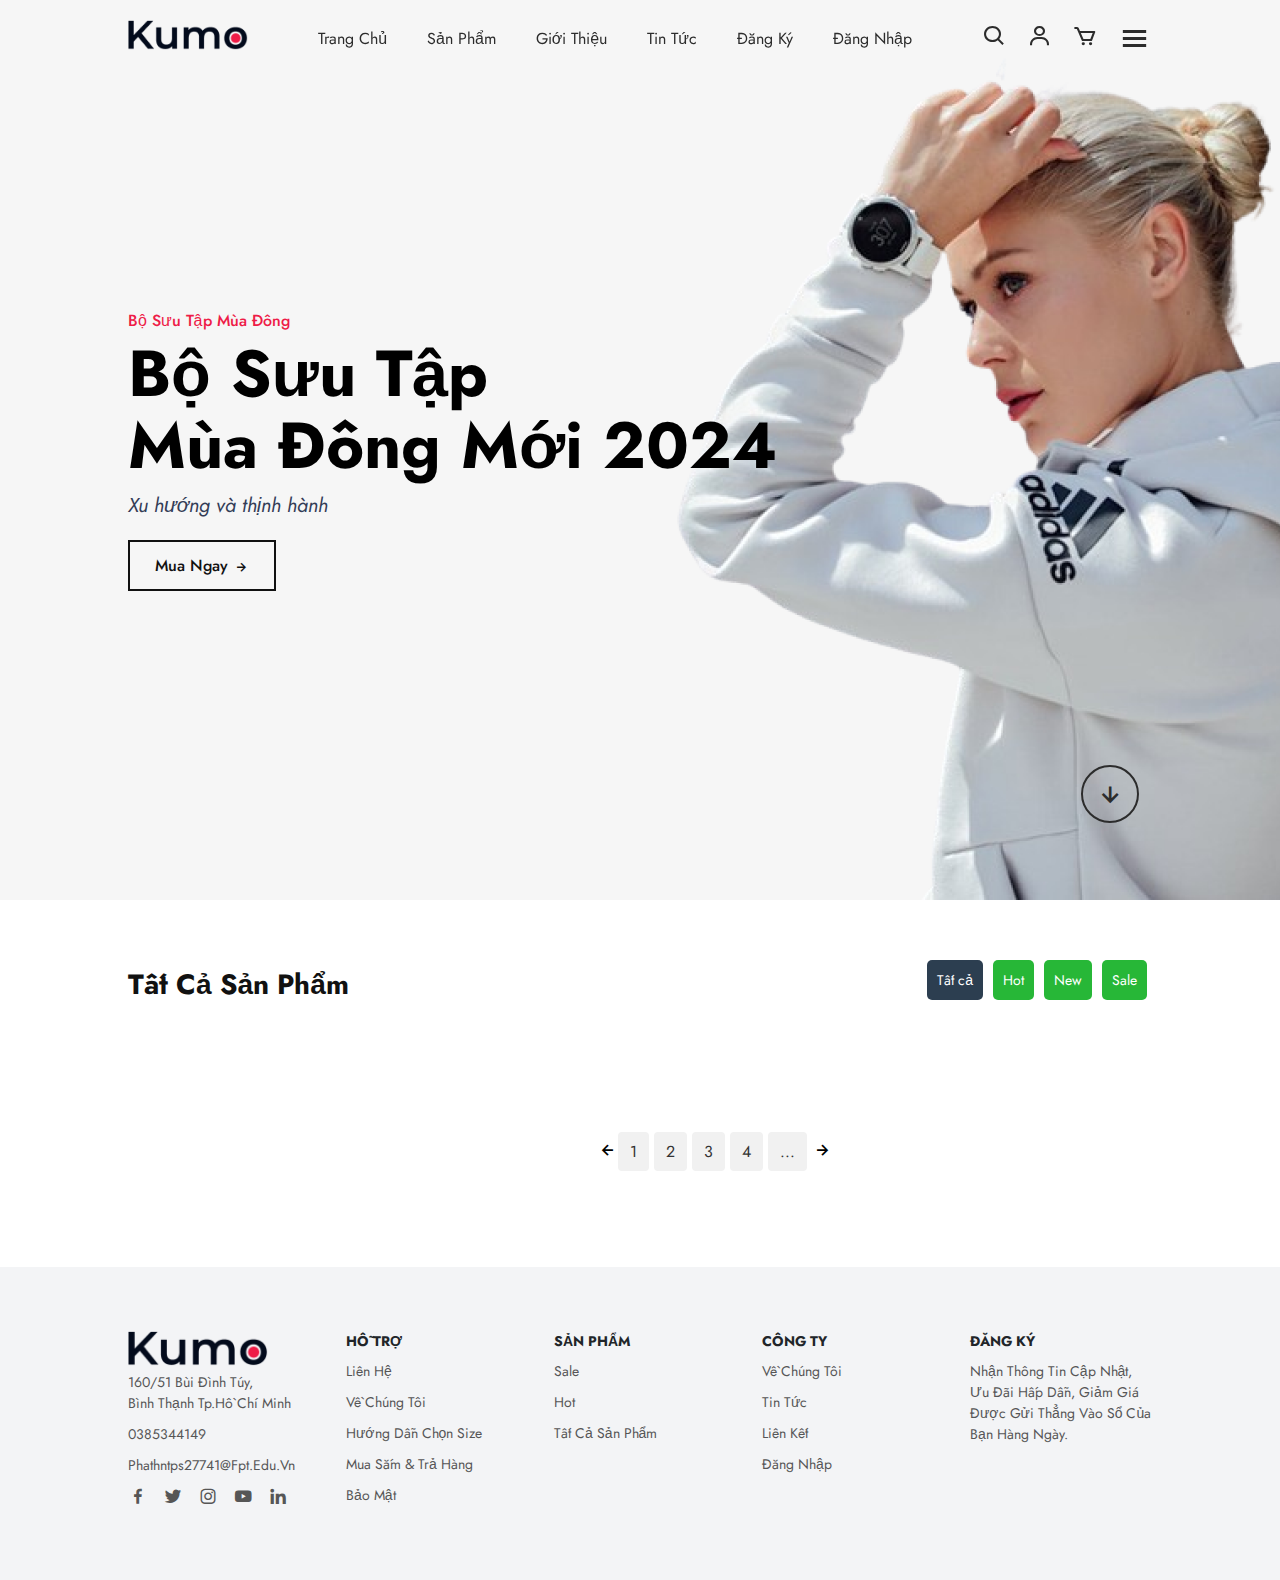
<file: KUMO/products.html>
<!DOCTYPE html>
<html lang="en">

<head>
    <meta charset="UTF-8">
    <meta http-equiv="X-UA-Compatible" content="IE=edge">
    <meta name="viewport" content="width=device-width, initial-scale=1.0">
    <title>Web bán hàng</title>
    <link rel="stylesheet" href="style.css">
    <link rel="preconnect" href="https://fonts.googleapis.com">
    <link rel="preconnect" href="https://fonts.gstatic.com" crossorigin>
    <link href="https://fonts.googleapis.com/css2?family=Jost:wght@100;200;300;400;500;600;700&display=swap"
        rel="stylesheet">
    <link rel="stylesheet" href="https://cdnjs.cloudflare.com/ajax/libs/font-awesome/6.5.1/css/all.min.css"
        integrity="sha512-DTOQO9RWCH3ppGqcWaEA1BIZOC6xxalwEsw9c2QQeAIftl+Vegovlnee1c9QX4TctnWMn13TZye+giMm8e2LwA=="
        crossorigin="anonymous" referrerpolicy="no-referrer" />
    <link rel="stylesheet" href="https://unpkg.com/boxicons@latest/css/boxicons.min.css">
</head>

<body>
    <header>
        <a href="index.html" class="logo"><img src="img/logo.png" alt=""></a>

        <ul class="navmenu">
            <li><a href="index.html">Trang chủ</a></li>
            <li><a href="#">Sản phẩm</a></li>
            <!-- <li><a href="#">products</a></li> -->
            <li><a href="#">Giới thiệu</a></li>
            <li><a href="#">Tin tức</a></li>
            <li><a href="dangky.html">Đăng ký</a></li>
            <li><a href="dangnhap.html">Đăng nhập</a></li>
        </ul>

        <div class="nav-icon">
            <a href="#"><i class='bx bx-search'></i></a>
            <a href="#"><i class='bx bx-user'></i></a>
            <!-- <a href="#" id="logoutButton">Đăng xuất</a> -->
            <a onclick="showgiohang()"><i class='bx bx-cart' id="count"></i></a>

            <div class="bx bx-menu" id="menu-icon"></div>
        </div>
    </header>

    <section class="main-homee">
        <div class="main-text">
            <h5>Bộ sưu tập mùa đông</h5>
            <h1>Bộ sưu tập <br> mùa đông mới 2024</h1>
            <p>Xu hướng và thịnh hành</p>

            <a href="#" class="main-btn">Mua Ngay <i class='bx bx-right-arrow-alt'></i></a>
        </div>
        <div class="down-arrow">
            <a href="#trending" class="down"><i class='bx bx-down-arrow-alt'></i></a>
        </div>

    </section>

    <!-- trending-products-section -->
    <section class="trending-products" id="trending">
        <div class="center-textt">
            <h2>Tất cả sản phẩm</h2>
            <form class="filter-form" id="categoryForm">
                <input type="radio" name="category" id="all" value="all" checked>
                <label for="all">Tất cả</label>
            
                <input type="radio" name="category" id="hot" value="hot">
                <label for="hot">Hot</label>
            
                <input type="radio" name="category" id="new" value="new">
                <label for="new">New</label>
            
                <input type="radio" name="category" id="sale" value="sale">
                <label for="sale">Sale</label>
            </form>            
        </div>
        <div id="aa">
            
        </div>
        <div class="products" id="products"></div>
        <div class="content">
            <ul class="pagination">
                <i class='bx bx-left-arrow-alt' ></i>
                <li><a href="#">1</a></li>
                <li><a href="#">2</a></li>
                <li><a href="#">3</a></li>
                <li><a href="#">4</a></li>
                <li><a href="#">...</a></li>
            <i class='bx bx-right-arrow-alt'></i>
            </ul>
        </div>
    </section>
    <!-- giỏ hàng -->
    <div class="sidebar">
        <h2>Giỏ hàng của bạn</h2>
        <div id="cartItem" class="cartItem">Giỏ Hàng Trống!</div>
        <div class="item-row">
            <div class="image"></div>
            <p class="name"></p>
            <p class="price"></p>
        </div>
        <div class="item-row">
            <p class="total">Tổng tiền:</p>
            <p id="tt"></p>
        </div>
    </div>
    <!-- contact-section -->
    <section class="contact">
        <div class="contact-info">
            <div class="first-info">
                <img src="img/logo.png" alt="">
                <p>160/51 Bùi Đình Túy, <br> Bình Thạnh Tp.Hồ Chí Minh</p>
                <p>0385344149</p>
                <p>phathntps27741@fpt.edu.vn</p>

                <div class="social-icon">
                    <a href="#"><i class='bx bxl-facebook'></i></a>
                    <a href="#"><i class='bx bxl-twitter'></i></a>
                    <a href="#"><i class='bx bxl-instagram'></i></a>
                    <a href="#"><i class='bx bxl-youtube'></i></a>
                    <a href="#"><i class='bx bxl-linkedin'></i></a>
                </div>
            </div>

            <div class="second-info">
                <h4>Hỗ trợ</h4>
                <p>Liên hệ</p>
                <p>Về chúng tôi</p>
                <p>Hướng dẫn chọn size</p>
                <p>Mua sắm & Trả hàng</p>
                <p>Bảo mật</p>
            </div>
            <div class="third-info">
                <h4>Sản phẩm</h4>
                <p>Sale</p>
                <p>Hot</p>
                <p>Tất cả sản phẩm</p>
            </div>

            <div class="fourth-info">
                <h4>Công ty</h4>
                <p>Về chúng tôi</p>
                <p>Tin tức</p>
                <p>Liên kết</p>
                <p>Đăng nhập</p>
            </div>

            <div class="five">
                <h4>Đăng ký</h4>
                <p>Nhận thông tin cập nhật, ưu đãi hấp dẫn, giảm giá được gửi thẳng vào sổ của bạn hàng ngày.</p>
            </div>
        </div>
    </section>

    <script src="script.js"></script>
    <script src="menu.js"></script>
    <script src="main.js"></script>


</body>

</html>
</file>
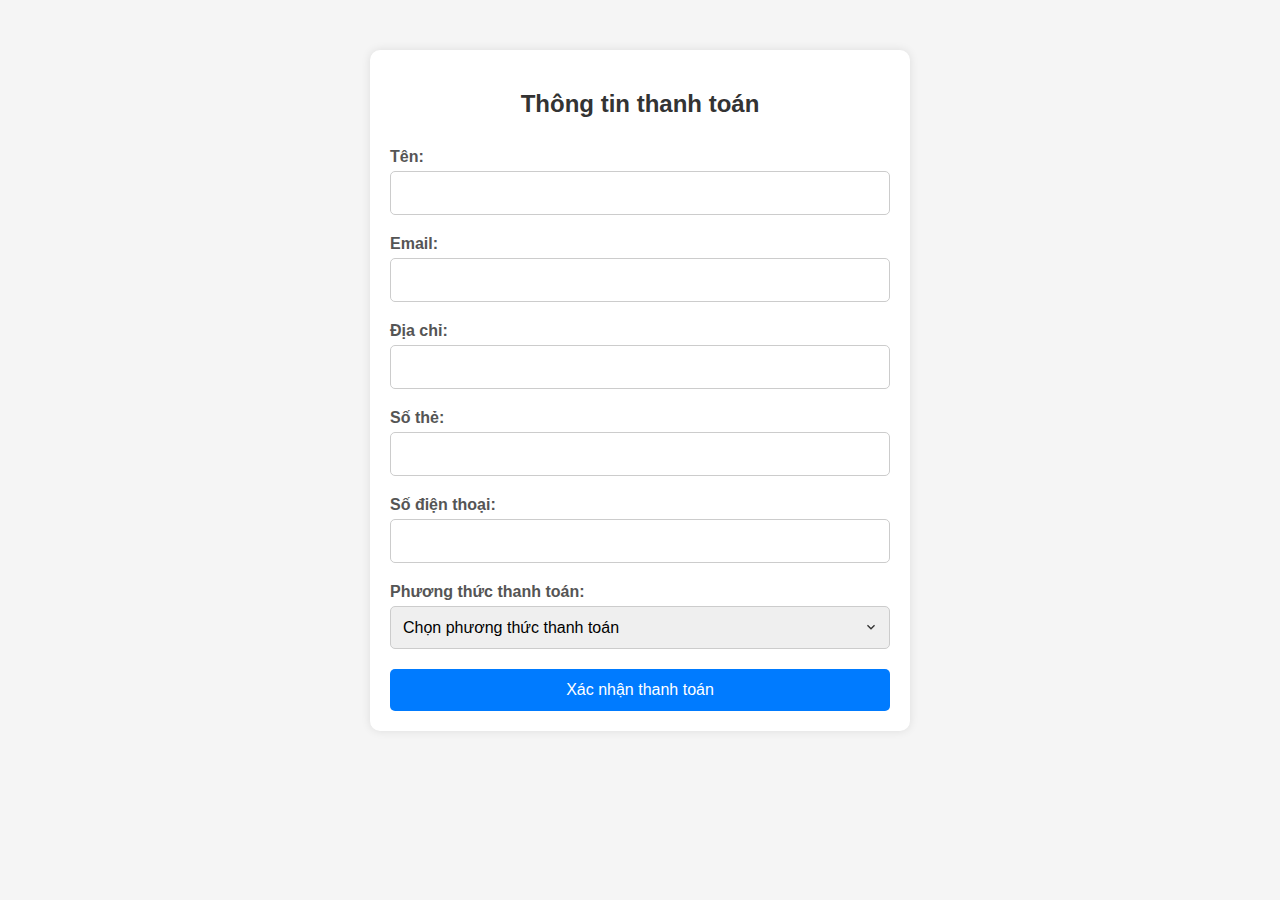
<file: KUMO/thanhtoan.html>
<!DOCTYPE html>
<html lang="en">
<head>
    <meta charset="UTF-8">
    <meta name="viewport" content="width=device-width, initial-scale=1.0">
    <title>Thanh toán</title>
    <style>
        body {
    font-family: 'Segoe UI', Tahoma, Geneva, Verdana, sans-serif;
    margin: 0;
    padding: 0;
    background-color: #f5f5f5;
}

.container {
    max-width: 500px;
    margin: 50px auto;
    padding: 20px;
    border-radius: 10px;
    background-color: #fff;
    box-shadow: 0 0 10px rgba(0, 0, 0, 0.1);
}

h2 {
    text-align: center;
    margin-bottom: 30px;
    color: #333;
}

.form-group {
    margin-bottom: 20px;
}

label {
    display: block;
    font-weight: bold;
    margin-bottom: 5px;
    color: #555;
}

input[type="text"],
input[type="email"],
input[type="tel"],
select {
    width: 100%;
    padding: 12px;
    border: 1px solid #ccc;
    border-radius: 5px;
    box-sizing: border-box;
    font-size: 16px;
}

select {
    appearance: none;
    -webkit-appearance: none;
    -moz-appearance: none;
    background-image: url('data:image/svg+xml;utf8,<svg fill="%23333" viewBox="0 0 24 24" xmlns="http://www.w3.org/2000/svg" width="16px" height="16px"><path d="M7.41 8.59L12 13.17l4.59-4.58L18 10l-6 6-6-6 1.41-1.41z"/></svg>');
    background-repeat: no-repeat;
    background-position: right 10px center;
    background-size: 16px;
}

button[type="submit"] {
    display: block;
    width: 100%;
    padding: 12px;
    background-color: #007bff;
    color: #fff;
    border: none;
    border-radius: 5px;
    cursor: pointer;
    font-size: 16px;
    transition: background-color 0.3s ease;
}

button[type="submit"]:hover {
    background-color: #0056b3;
}

    </style>
</head>
<body>
    <div class="container">
        <h2>Thông tin thanh toán</h2>
        <form action="#">
            <div class="form-group">
                <label for="name">Tên:</label>
                <input type="text" id="name" name="name" required>
            </div>
            <div class="form-group">
                <label for="email">Email:</label>
                <input type="email" id="email" name="email" required>
            </div>
            <div class="form-group">
                <label for="address">Địa chỉ:</label>
                <input type="text" id="address" name="address" required>
            </div>
            <div class="form-group">
                <label for="card">Số thẻ:</label>
                <input type="text" id="card" name="card" required>
            </div>
            <div class="form-group">
                <label for="phone">Số điện thoại:</label>
                <input type="tel" id="phone" name="phone" required>
            </div>
            <div class="form-group">
                <label for="payment-method">Phương thức thanh toán:</label>
                <select id="payment-method" name="payment-method" required>
                    <option value="">Chọn phương thức thanh toán</option>
                    <option value="credit-card">Thẻ tín dụng</option>
                    <option value="paypal">PayPal</option>
                    <option value="bank-transfer">Chuyển khoản ngân hàng</option>
                    <option value="cash">Thanh toán bằng tiền mặt</option>
                </select>
            </div>
            <button class="btncheck" type="submit">Xác nhận thanh toán</button>
        </form>
    </div>
</body>
<script src="check.js"></script>
</html>
</file>
<file: ADMIN/style.css>
@import url('https://fonts.googleapis.com/css2?family=Lato:wght@400;700&family=Poppins:wght@400;500;600;700&display=swap');

* {
	margin: 0;
	padding: 0;
	box-sizing: border-box;
}

a {
	text-decoration: none;
}

li {
	list-style: none;
}

:root {
	--poppins: 'Poppins', sans-serif;
	--lato: 'Lato', sans-serif;

	--light: #F9F9F9;
	--blue: #3C91E6;
	--light-blue: #CFE8FF;
	--grey: #eee;
	--dark-grey: #AAAAAA;
	--dark: #342E37;
	--red: #DB504A;
	--yellow: #FFCE26;
	--light-yellow: #FFF2C6;
	--orange: #FD7238;
	--light-orange: #FFE0D3;
}

html {
	overflow-x: hidden;
}

body.dark {
	--light: #0C0C1E;
	--grey: #060714;
	--dark: #FBFBFB;
}

body {
	background: var(--grey);
	overflow-x: hidden;
}





/* SIDEBAR */
#sidebar {
	position: fixed;
	top: 0;
	left: 0;
	width: 280px;
	height: 100%;
	background: var(--light);
	z-index: 2000;
	font-family: var(--lato);
	transition: .3s ease;
	overflow-x: hidden;
	scrollbar-width: none;
}

#sidebar::--webkit-scrollbar {
	display: none;
}

#sidebar.hide {
	width: 60px;
}

#sidebar .brand {
	font-size: 24px;
	font-weight: 700;
	height: 56px;
	display: flex;
	align-items: center;
	color: var(--blue);
	position: sticky;
	top: 0;
	left: 0;
	background: var(--light);
	z-index: 500;
	padding-bottom: 20px;
	box-sizing: content-box;
}

#sidebar .brand .bx {
	min-width: 60px;
	display: flex;
	justify-content: center;
}

#sidebar .side-menu {
	width: 100%;
	margin-top: 48px;
}

#sidebar .side-menu li {
	height: 48px;
	background: transparent;
	margin-left: 6px;
	border-radius: 48px 0 0 48px;
	padding: 4px;
}

#sidebar .side-menu li.active {
	background: var(--grey);
	position: relative;
}

#sidebar .side-menu li.active::before {
	content: '';
	position: absolute;
	width: 40px;
	height: 40px;
	border-radius: 50%;
	top: -40px;
	right: 0;
	box-shadow: 20px 20px 0 var(--grey);
	z-index: -1;
}

#sidebar .side-menu li.active::after {
	content: '';
	position: absolute;
	width: 40px;
	height: 40px;
	border-radius: 50%;
	bottom: -40px;
	right: 0;
	box-shadow: 20px -20px 0 var(--grey);
	z-index: -1;
}

#sidebar .side-menu li a {
	width: 100%;
	height: 100%;
	background: var(--light);
	display: flex;
	align-items: center;
	border-radius: 48px;
	font-size: 16px;
	color: var(--dark);
	white-space: nowrap;
	overflow-x: hidden;
}

#sidebar .side-menu.top li.active a {
	color: var(--blue);
}

#sidebar.hide .side-menu li a {
	width: calc(48px - (4px * 2));
	transition: width .3s ease;
}

#sidebar .side-menu li a.logout {
	color: var(--red);
}

#sidebar .side-menu.top li a:hover {
	color: var(--blue);
}

#sidebar .side-menu li a .bx {
	min-width: calc(60px - ((4px + 6px) * 2));
	display: flex;
	justify-content: center;
}

/* SIDEBAR */





/* CONTENT */
#content {
	position: relative;
	width: calc(100% - 280px);
	left: 280px;
	transition: .3s ease;
}

#sidebar.hide~#content {
	width: calc(100% - 60px);
	left: 60px;
}




/* NAVBAR */
#content nav {
	height: 56px;
	background: var(--light);
	padding: 0 24px;
	display: flex;
	align-items: center;
	grid-gap: 24px;
	font-family: var(--lato);
	position: sticky;
	top: 0;
	left: 0;
	z-index: 1000;
}

#content nav::before {
	content: '';
	position: absolute;
	width: 40px;
	height: 40px;
	bottom: -40px;
	left: 0;
	border-radius: 50%;
	box-shadow: -20px -20px 0 var(--light);
}

#content nav a {
	color: var(--dark);
}

#content nav .bx.bx-menu {
	cursor: pointer;
	color: var(--dark);
}

#content nav .nav-link {
	font-size: 16px;
	transition: .3s ease;
}

#content nav .nav-link:hover {
	color: var(--blue);
}

#content nav form {
	max-width: 400px;
	width: 100%;
	margin-right: auto;
}

#content nav form .form-input {
	display: flex;
	align-items: center;
	height: 36px;
}

#content nav form .form-input input {
	flex-grow: 1;
	padding: 0 16px;
	height: 100%;
	border: none;
	background: var(--grey);
	border-radius: 36px 0 0 36px;
	outline: none;
	width: 100%;
	color: var(--dark);
}

#content nav form .form-input button {
	width: 36px;
	height: 100%;
	display: flex;
	justify-content: center;
	align-items: center;
	background: var(--blue);
	color: var(--light);
	font-size: 18px;
	border: none;
	outline: none;
	border-radius: 0 36px 36px 0;
	cursor: pointer;
}

#content nav .notification {
	font-size: 20px;
	position: relative;
}

#content nav .notification .num {
	position: absolute;
	top: -6px;
	right: -6px;
	width: 20px;
	height: 20px;
	border-radius: 50%;
	border: 2px solid var(--light);
	background: var(--red);
	color: var(--light);
	font-weight: 700;
	font-size: 12px;
	display: flex;
	justify-content: center;
	align-items: center;
}

#content nav .profile img {
	width: 36px;
	height: 36px;
	object-fit: cover;
	border-radius: 50%;
}

#content nav .switch-mode {
	display: block;
	min-width: 50px;
	height: 25px;
	border-radius: 25px;
	background: var(--grey);
	cursor: pointer;
	position: relative;
}

#content nav .switch-mode::before {
	content: '';
	position: absolute;
	top: 2px;
	left: 2px;
	bottom: 2px;
	width: calc(25px - 4px);
	background: var(--blue);
	border-radius: 50%;
	transition: all .3s ease;
}

#content nav #switch-mode:checked+.switch-mode::before {
	left: calc(100% - (25px - 4px) - 2px);
}

/* NAVBAR */





/* MAIN */
#content main {
	width: 100%;
	padding: 36px 24px;
	font-family: var(--poppins);
	max-height: calc(100vh - 56px);
	overflow-y: auto;
}

#content main .head-title {
	display: flex;
	align-items: center;
	justify-content: space-between;
	grid-gap: 16px;
	flex-wrap: wrap;
}

#content main .head-title .left h1 {
	font-size: 36px;
	font-weight: 600;
	margin-bottom: 10px;
	color: var(--dark);
}

#content main .head-title .left .breadcrumb {
	display: flex;
	align-items: center;
	grid-gap: 16px;
}

#content main .head-title .left .breadcrumb li {
	color: var(--dark);
}

#content main .head-title .left .breadcrumb li a {
	color: var(--dark-grey);
	pointer-events: none;
}

#content main .head-title .left .breadcrumb li a.active {
	color: var(--blue);
	pointer-events: unset;
}

#content main .head-title .btn-download {
	height: 36px;
	padding: 0 16px;
	border-radius: 36px;
	background: var(--blue);
	color: var(--light);
	display: flex;
	justify-content: center;
	align-items: center;
	grid-gap: 10px;
	font-weight: 500;
}




#content main .box-info {
	display: grid;
	grid-template-columns: repeat(auto-fit, minmax(240px, 1fr));
	grid-gap: 24px;
	margin-top: 36px;
}

#content main .box-info li {
	padding: 24px;
	background: var(--light);
	border-radius: 20px;
	display: flex;
	align-items: center;
	grid-gap: 24px;
}

#content main .box-info li .bx {
	width: 80px;
	height: 80px;
	border-radius: 10px;
	font-size: 36px;
	display: flex;
	justify-content: center;
	align-items: center;
}

#content main .box-info li:nth-child(1) .bx {
	background: var(--light-blue);
	color: var(--blue);
}

#content main .box-info li:nth-child(2) .bx {
	background: var(--light-yellow);
	color: var(--yellow);
}

#content main .box-info li:nth-child(3) .bx {
	background: var(--light-orange);
	color: var(--orange);
}

#content main .box-info li .text h3 {
	font-size: 24px;
	font-weight: 600;
	color: var(--dark);
}

#content main .box-info li .text p {
	color: var(--dark);
}





#content main .table-data {
	display: flex;
	flex-wrap: wrap;
	grid-gap: 24px;
	margin-top: 24px;
	width: 100%;
	color: var(--dark);
}

#content main .table-data>div {
	border-radius: 20px;
	background: var(--light);
	padding: 24px;
	overflow-x: auto;
}

#content main .table-data .head {
	display: flex;
	align-items: center;
	grid-gap: 16px;
	margin-bottom: 24px;
}

#content main .table-data .head h3 {
	margin-right: auto;
	font-size: 24px;
	font-weight: 600;
}

#content main .table-data .head .bx {
	cursor: pointer;
}

#content main .table-data .order {
	flex-grow: 1;
	flex-basis: 500px;
}

#content main .table-data .order table {
	width: 100%;
	border-collapse: collapse;
}

#content main .table-data .order table th {
	padding-bottom: 12px;
	font-size: 13px;
	text-align: left;
	border-bottom: 1px solid var(--grey);
}

#content main .table-data .order table td {
	padding: 16px 0;
}

#content main .table-data .order table tr td:first-child {
	display: flex;
	align-items: center;
	grid-gap: 12px;
	padding-left: 6px;
}

#content main .table-data .order table td img {
	width: 50px;
	height: 50px;
	border-radius: 50%;
	object-fit: cover;
}

#content main .table-data .order table tbody tr:hover {
	background: var(--grey);
}

#content main .table-data .order table tr td .status {
	font-size: 10px;
	padding: 6px 16px;
	color: var(--light);
	border-radius: 20px;
	font-weight: 700;
}

#content main .table-data .order table tr td .status.completed {
	background: var(--blue);
	border: none;
}

#content main .table-data .order table tr td .status.process {
	background: var(--yellow);
}

#content main .table-data .order table tr td .status.pending {
	background: var(--orange);
}


#content main .table-data .todo {
	flex-grow: 1;
	flex-basis: 300px;
}

#content main .table-data .todo .todo-list {
	width: 100%;
}

#content main .table-data .todo .todo-list li {
	width: 100%;
	margin-bottom: 16px;
	background: var(--grey);
	border-radius: 10px;
	padding: 14px 20px;
	display: flex;
	justify-content: space-between;
	align-items: center;
}

#content main .table-data .todo .todo-list li .bx {
	cursor: pointer;
}

#content main .table-data .todo .todo-list li.completed {
	border-left: 10px solid var(--blue);
}

#content main .table-data .todo .todo-list li.not-completed {
	border-left: 10px solid var(--orange);
}

#content main .table-data .todo .todo-list li:last-child {
	margin-bottom: 0;
}

/* MAIN */
/* CONTENT */









@media screen and (max-width: 768px) {
	#sidebar {
		width: 200px;
	}

	#content {
		width: calc(100% - 60px);
		left: 200px;
	}

	#content nav .nav-link {
		display: none;
	}
}






@media screen and (max-width: 576px) {
	#content nav form .form-input input {
		display: none;
	}

	#content nav form .form-input button {
		width: auto;
		height: auto;
		background: transparent;
		border-radius: none;
		color: var(--dark);
	}

	#content nav form.show .form-input input {
		display: block;
		width: 100%;
	}

	#content nav form.show .form-input button {
		width: 36px;
		height: 100%;
		border-radius: 0 36px 36px 0;
		color: var(--light);
		background: var(--red);
	}

	#content nav form.show~.notification,
	#content nav form.show~.profile {
		display: none;
	}

	#content main .box-info {
		grid-template-columns: 1fr;
	}

	#content main .table-data .head {
		min-width: 420px;
	}

	#content main .table-data .order table {
		min-width: 420px;
	}

	#content main .table-data .todo .todo-list {
		min-width: 420px;
	}
}

.content {
	max-width: 800px;
	margin: 20px auto;
	padding: 20px;
	margin-left: 350px;
}

.pagination {
	list-style: none;
	padding: 0;
	display: flex;
}

.pagination li {
	margin-right: 5px;
}

.pagination i {
	font-size: 20px;
}

.pagination a {
	text-decoration: none;
	padding: 8px 12px;
	background-color: #f1f1f1;
	color: #333;
	border-radius: 4px;
}

.pagination a:hover {
	background-color: #ddd;
}

/* category admin */
.delete-btn {
	font-size: 10px;
	padding: 6px 16px;
	color: var(--light);
	border-radius: 20px;
	font-weight: 700;
	background: var(--blue);
	border: none;
}
.edit-btn{
	font-size: 10px;
	padding: 6px 16px;
	color: var(--light);
	border-radius: 20px;
	font-weight: 700;
	background: var(--blue);
	border: none;
}

/* CSS for Add Category Form */
#addCategoryForm {
	position: fixed;
	top: 50%;
	left: 50%;
	transform: translate(-50%, -50%);
	background-color: #fff;
	padding: 20px;
	border-radius: 5px;
	box-shadow: 0 0 10px rgba(0, 0, 0, 0.1);
	z-index: 1000;
	/* Đảm bảo form hiển thị trên cùng */
	display: none;
	/* Ẩn form ban đầu */
}

#addCategoryForm.show {
	display: block;
	/* Hiển thị form khi được kích hoạt */
}

#addCategoryForm h3 {
	margin-bottom: 10px;
}

#addCategoryForm input[type="text"] {
	width: 100%;
	padding: 8px;
	margin-bottom: 10px;
}

#addCategoryForm button[type="submit"] {
	width: 100%;
	padding: 10px;
	background-color: #3c91e6;
	color: white;
	border: none;
	cursor: pointer;
	border-radius: 4px;
}



/* CSS for Toggle Category Form Button */
#toggleCategoryForm {
	padding: 12px 20px;
	background-color: #3c91e6;
	color: white;
	border: none;
	cursor: pointer;
	border-radius: 4px;
}
/* sửa danh mục */
#editCategoryForm {
	position: fixed;
	top: 50%;
	left: 50%;
	transform: translate(-50%, -50%);
	background-color: #fff;
	padding: 20px;
	border-radius: 5px;
	box-shadow: 0 0 10px rgba(0, 0, 0, 0.1);
	z-index: 1000;
	display: none;
}

#editCategoryForm.show {
	display: block;
}

#editCategoryForm h3 {
	margin-bottom: 10px;
}

#editCategoryForm input[type="text"] {
	width: 100%;
	padding: 8px;
	margin-bottom: 10px;
}

#editCategoryForm button[type="submit"] {
	width: 100%;
	padding: 10px;
	background-color: #3c91e6;
	color: white;
	border: none;
	cursor: pointer;
	border-radius: 4px;
}

/* sửa sản phẩm */
#editProductForm {
    display: none;
    position: fixed;
    top: 50%;
    left: 50%;
    transform: translate(-50%, -50%);
    padding: 20px;
    border: 1px solid #ccc;
    border-radius: 5px;
    background-color: #fff;
    z-index: 9999;
}

#editProductForm label {
    margin-top: 10px;
    display: block;
}

#editProductForm input[type="file"],
#editProductForm input[type="text"] {
    width: 100%;
    padding: 8px;
    margin-top: 5px;
    margin-bottom: 10px;
    border: 1px solid #ccc;
    border-radius: 4px;
    box-sizing: border-box;
}

#editProductForm button[type="submit"] {
    background-color: #3c91e6;
    color: white;
    padding: 10px 20px;
    border: none;
    border-radius: 4px;
    cursor: pointer;
}

#editProductForm button[type="submit"]:hover {
    background-color: #3c91e6;
}
</file>
<file: KUMO/style.css>
* {
    margin: 0;
    padding: 0;
    box-sizing: border-box;
    scroll-behavior: smooth;
    font-family: 'Jost', sans-serif;
    list-style: none;
    text-decoration: none;
}

header {
    position: fixed;
    width: 100%;
    top: 0;
    right: 0;
    z-index: 1000;
    display: flex;
    align-items: center;
    justify-content: space-between;
    padding: 20px 10%;
}

.logo img {
    max-width: 120px;
    height: auto;
}

.navmenu {
    display: flex;
}

.navmenu a {
    color: #2c2c2c;
    font-size: 16px;
    text-transform: capitalize;
    padding: 10px 20px;
    font-weight: 400;
    transition: all .42s ease;
}

.navmenu a:hover {
    color: #ee1c47;
}

.nav-icon {
    display: flex;
    align-items: center;
}

.nav-icon i {
    margin-right: 20px;
    color: #2c2c2c;
    font-size: 25px;
    font-weight: 400;
    transition: all .42s ease;
}

.nav-icon i:hover {
    transform: scale(1.1);
    color: #ee1c47;
}

#menu-icon {
    font-size: 35px;
    color: #2c2c2c;
    z-index: 10001;
    cursor: pointer;
}

section {
    padding: 5% 10%;
}

.main-home {
    width: 100%;
    height: 100vh;
    background-image: url(img/banner-3.png);
    background-position: center;
    background-size: cover;
    display: grid;
    grid-template-columns: repeat(1, 1fr);
    align-items: center;
}
.main-homee {
    width: 100%;
    height: 100vh;
    background-image: url(img/Group\ 1.png);
    background-position: center;
    background-size: cover;
    display: grid;
    grid-template-columns: repeat(1, 1fr);
    align-items: center;
}

.main-text h5 {
    color: #ee1c47;
    text-transform: capitalize;
    font-size: 16px;
    font-weight: 500;
}

.main-text h1 {
    color: #000;
    font-size: 65px;
    text-transform: capitalize;
    line-height: 1.1;
    font-size: 600;
    margin: 6px 0 10px;

}

.main-text p {
    color: #333c56;
    font-size: 20px;
    font-style: italic;
    margin-bottom: 20px;
}

.main-btn {
    display: inline-block;
    color: #111;
    font-size: 16px;
    font-weight: 500;
    text-transform: capitalize;
    border: 2px solid #111;
    padding: 12px 25px;
    transition: all .42s ease;
}

.main-btn:hover {
    background-color: #000;
    color: #fff;
}

.main-btn i {
    vertical-align: middle;
}

.down-arrow {
    position: absolute;
    top: 85%;
    right: 11%;
}

.down i {
    font-size: 30px;
    color: #2c2c2c;
    border: 2px solid #2c2c2c;
    border-radius: 50px;
    padding: 12px 12px;
}

.down i:hover {
    background-color: #2c2c2c;
    color: #fff;
    transition: all .42s ease;
}

header.sticky {
    background-color: #fff;
    padding: 20px 10%;
    box-shadow: 0px 0px 10px rgb(0 0 0 / 10%);
}

.center-text h2 {
    color: #111;
    font-size: 28px;
    text-transform: capitalize;
    margin-bottom: 30px;
    text-align: center;
}

.center-textt h2{
    color: #111;
    font-size: 28px;
    text-transform: capitalize;
    left: 0;
    margin-bottom: 30px;
}

.center-text span {
    color: #ee1c47;
}

#aa{
    display: grid;
    grid-template-columns: repeat(4, 1fr);
    gap: 15px;
    text-align: center;
    padding-top: 80px;
    padding-bottom: 20px;
}
.products {
    display: grid;
    grid-template-columns: repeat(auto-fit, minmax(200px, auto));
    gap: 6rem;
}
.productss {
    display: grid;
    grid-template-columns: repeat(auto-fit, minmax(200px, auto));
    gap: 2rem;
    width: 80%;
    margin-left: 150px;
    margin-bottom: 20px;
}

.row {
    position: relative;
    transform: all .40s;
}

.row img {
    width: 100%;
    height: auto;
    transition: all .40s;
}

.row img:hover {
    transform: scale(0.9);
}

.products-text {
    position: absolute;
    top: 13px;
    left: 13px;
    color: #fff;
    font-size: 12px;
    font-weight: 500;
    text-transform: uppercase;
    background-color: #27b737;
    padding: 3px 10px;
    border-radius: 2px;
}

.heart-icon {
    position: absolute;
    right: 0;
    font-size: 20px;
}

.heart-icon:hover {
    color: #ee1c47;
}

.ratting {
    color: #FF8C00;
    font-size: 18px;
}

.price h4 {
    color: #111;
    font-size: 16px;
    text-transform: capitalize;
    font-weight: 400;
}
.price p {
    color: #151515;
    font-size: 14px;
    font-weight: 600;
}

button {
    width: 80%;
    margin-top: 20px;
    transition: all .40s;
}

button {
    border: 1px solid #27b737;
    color: #fff;
    background-color: #27b737;
    font-size: 18px;
    font-weight: 500;
    padding: 5px;
    text-align: center;
    border-radius: 2px;
}

button:hover {
    transform: scale(0.9);
    cursor: pointer;
}

.client-reviews {
    background-color: #f3f4f6;
}

.reviews {
    text-align: center;
}

.reviews h3 {
    color: #111;
    font-size: 25px;
    text-transform: capitalize;
    text-align: center;
    font-weight: 700;
}

.reviews img {
    width: 100px;
    height: auto;
    border-radius: 50px;
    margin: 10px 0;
}

.reviews p {
    color: #707070;
    font-size: 16px;
    font-weight: 400;
    line-height: 25px;
    margin-bottom: 10px;
}

.reviews h2 {
    font-size: 22px;
    color: #000;
    font-weight: 400;
    text-transform: capitalize;
    margin-bottom: 2px;
}

/* update-section-css */
.up-center-text {
    text-align: center;
    color: #111;
    font-size: 25px;
    text-transform: capitalize;
    font-weight: 700;
    margin-bottom: 30px;
}

.cart img {
    width: 380px;
    height: auto;
    border-radius: 5px;
}

.update-cart {
    display: grid;
    grid-template-columns: repeat(auto-fit, minmax(380px, auto));
    gap: 1rem;
}

.cart h5 {
    color: #636872;
    font-size: 14px;
    text-transform: capitalize;
    font-weight: 500;
}

.cart h4 {
    color: #111;
    font-size: 18px;
    font-weight: 600;
}

.cart p {
    color: #707070;
    font-size: 15px;
    max-width: 380px;
    line-height: 25px;
    margin-bottom: 12px;
}

.cart h6 {
    color: #151515;
    font-size: 14px;
    font-weight: 500;
}

/* contact-section */
.contact {
    background-color: #f3f4f6;
}

.contact-info {
    display: grid;
    grid-template-columns: repeat(auto-fit, minmax(160px, auto));
    gap: 3rem;
}

.first-info img {
    width: 140px;
    height: auto;
}

.contact-info h4 {
    color: #212529;
    font-size: 14px;
    text-transform: uppercase;
    margin-bottom: 10px;
}

.contact-info p {
    color: #565656;
    font-size: 14px;
    font-weight: 400;
    text-transform: capitalize;
    line-height: 1.5;
    margin-bottom: 10px;
    cursor: pointer;
    transform: all .42s;
}

.contact-info p:hover {
    color: #ee1c47;
}

.social-icon i {
    color: #565656;
    margin-right: 10px;
    font-size: 20px;
    transition: all .42s;
}

.social-icon i:hover {
    transform: scale(1.3);
}

.end-text {
    background-color: #edfff1;
    text-align: center;
    padding: 20px;
}

.end-text p {
    color: #111;
    text-transform: capitalize;
}

/* Responsive */
@media(max-width:890px) {
    header {
        padding: 20px 3%;
        transition: .4s;
    }
}

@media(max-width:630px) {
    .main-text h1 {
        font-size: 50px;
        transition: .4s;
    }

    .main-text p {
        font-size: 18px;
        transition: .4s;
    }

    .main-btn {
        padding: 10px 20px;
        transition: .4s;
    }
}

@media(max-width:750px) {
    .navmenu {
        position: absolute;
        top: 100%;
        right: -100%;
        width: 300px;
        height: 130vh;
        background: #edfff1;
        display: flex;
        flex-direction: column;
        align-items: center;
        padding: 120px 30px;
        transition: all .42s;
    }

    .navmenu a {
        display: block;
        margin: 18px 0;
    }

    .navmenu.open {
        right: 0;
    }
}
/* giỏ hàng */
.sidebar {
    position: fixed;
    bottom: 0;
    right: 0;
    width: 300px;
    height: 90%;
    background: #fff;
    box-shadow: 0 0 10px rgba(0, 0, 0, 0.1);
    transition: right 0.3s ease;
    overflow-y: auto;
    z-index: 1000; /* Đảm bảo hiển thị trên cùng */
    display: none; /* Mặc định giữ ẩn */
}

.sidebar.active {
    right: 0;
    display: block; /* Hiển thị khi có class 'active' */
}

.sidebar h2 {
    text-align: center;
    margin-top: 20px;
    color: #111;
}

.cart-item {
    display: flex;
    align-items: center;
    justify-content: space-between;
    padding: 10px;
    border-bottom: 1px solid #eee;
}

.row-img {
    width: 50px;
    height: 50px;
    overflow: hidden;
}

.rowing {
    width: 100%;
    height: 100%;
    object-fit: cover;
    border-radius: 5px;
}

.cart-item p {
    margin: 0;
}

.cart-item h2 {
    color: #27b737;
    margin-left: 5px;
}

.cart-item i {
    color: #e74c3c;
    cursor: pointer;
}

.cart-item i:hover {
    color: #c0392b;
}
#totalPrice{
    padding: 10px;
}
.button-24{
    margin:0 35px;
}

/* lọc sản phẩm */
.filter-form {
    display: flex;
    justify-content: flex-end; /* Align form to the left */
    position: relative;
    bottom: 75px;
    margin-bottom: -75px;
}

/* Style for each radio button */
.filter-form input[type="radio"] {
    display: none; /* Hide the actual radio buttons */
}

.filter-form label {
    display: inline-block;
    padding: 10px;
    margin: 0 5px;
    background-color: #27b737;
    color: #fff;
    cursor: pointer;
    border-radius: 5px;
    transition: background-color 0.3s;
}

.filter-form label:hover {
    background-color: #2980b9;
}

/* Style for the selected radio button */
.filter-form input[type="radio"]:checked + label {
    background-color: #2c3e50;
}

/* Styling cho form lọc sản phẩm */
.filter-form {
    margin-top: 20px;
}

.filter-form label {
    font-size: 14px;
}

/* Responsive cho form lọc sản phẩm */
@media(max-width: 750px) {
    .filter-form {
        justify-content: center;
    }

    .filter-form label {
        margin: 0 8px;
    }
}
body {
    font-family: Arial, sans-serif;
}

.content {
    max-width: 800px;
    margin: 20px auto;
    padding: 20px;
    margin-left: 450px;
}

.pagination {
    list-style: none;
    padding: 0;
    display: flex;
}

.pagination li {
    margin-right: 5px;
}
.pagination i{
    font-size: 20px;
}

.pagination a {
    text-decoration: none;
    padding: 8px 12px;
    background-color: #f1f1f1;
    color: #333;
    border-radius: 4px;
}

.pagination a:hover {
    background-color: #ddd;
}
</file>
<file: KUMO/login.css>
*,
        *:before,
        *:after {
            box-sizing: border-box;
        }

        * {
            margin: 0;
            padding: 0;
            font: inherit;
        }

        img,
        picture,
        svg,
        video {
            display: block;
            max-width: 100%;
        }

        body {
            min-height: 100vh;
            font-family: "Roboto", sans-serif;
        }

        /* style login */
        .login {
            display: flex;
            justify-content: center;
            align-items: center;
            height: 100vh;
            background: #f5f5f5;
        }

        .login__container {
            width: 100%;
            max-width: 400px;
            padding: 20px;
            background: #fff;
            border-radius: 5px;
            box-shadow: 0 0 10px rgba(0, 0, 0, 0.1);
        }

        .login__container h1 {
            margin-bottom: 20px;
            font-size: 2rem;
            text-align: center;
        }

        .login__container form {
            display: flex;
            flex-direction: column;
        }

        .login__container form label {
            margin-bottom: 10px;
            font-size: 1.2rem;
        }

        .login__container form input {
            padding: 10px;
            border: 1px solid #ccc;
            border-radius: 5px;
            margin-bottom: 20px;
        }

        .login__container form button {
            padding: 10px;
            border: none;
            border-radius: 5px;
            background: #333;
            color: #fff;
            font-size: 1.2rem;
            cursor: pointer;
        }

        .login__container form button:hover {
            background: #555;
        }

        .login__container form a {
            text-align: center;
            font-size: 1.2rem;
            text-decoration: none;
            color: #333;
        }

        .login__container form a:hover {
            color: #555;
        }

        .login__registerButton {
            margin-top: 20px;
            padding: 10px;
            border: none;
            border-radius: 5px;
            color: black;
            font-size: 1.2rem;
            cursor: pointer;
            display: block;
        }

        /* style signup */
        .signup {
            display: flex;
            justify-content: center;
            align-items: center;
            height: 100vh;
            background: #f5f5f5;
        }

        .signup__container {
            width: 100%;
            max-width: 400px;
            padding: 20px;
            background: #fff;
            border-radius: 5px;
            box-shadow: 0 0 10px rgba(0, 0, 0, 0.1);
        }

        .signup__container h1 {
            margin-bottom: 20px;
            font-size: 2rem;
            text-align: center;
        }

        .signup__container form {
            display: flex;
            flex-direction: column;
        }

        .signup__container form label {
            margin-bottom: 10px;
            font-size: 1.2rem;
        }

        .signup__container form input {
            padding: 10px;
            border: 1px solid #ccc;
            border-radius: 5px;
            margin-bottom: 20px;
        }

        .signup__container form button {
            padding: 10px;
            border: none;
            border-radius: 5px;
            background: #333;
            color: #fff;
            font-size: 1.2rem;
            cursor: pointer;
        }

        .signup__container form button:hover {
            background: #555;
        }

        .signup__container form a {
            text-align: center;
            font-size: 1.2rem;
            text-decoration: none;
            color: #333;
        }

        .signup__container form a:hover {
            color: #555;
        }

        .signup__registerButton {
            margin-top: 20px;
            padding: 10px;
            border: none;
            border-radius: 5px;
            color: black;
            font-size: 1.2rem;
            cursor: pointer;
            display: block;
        }
</file>
